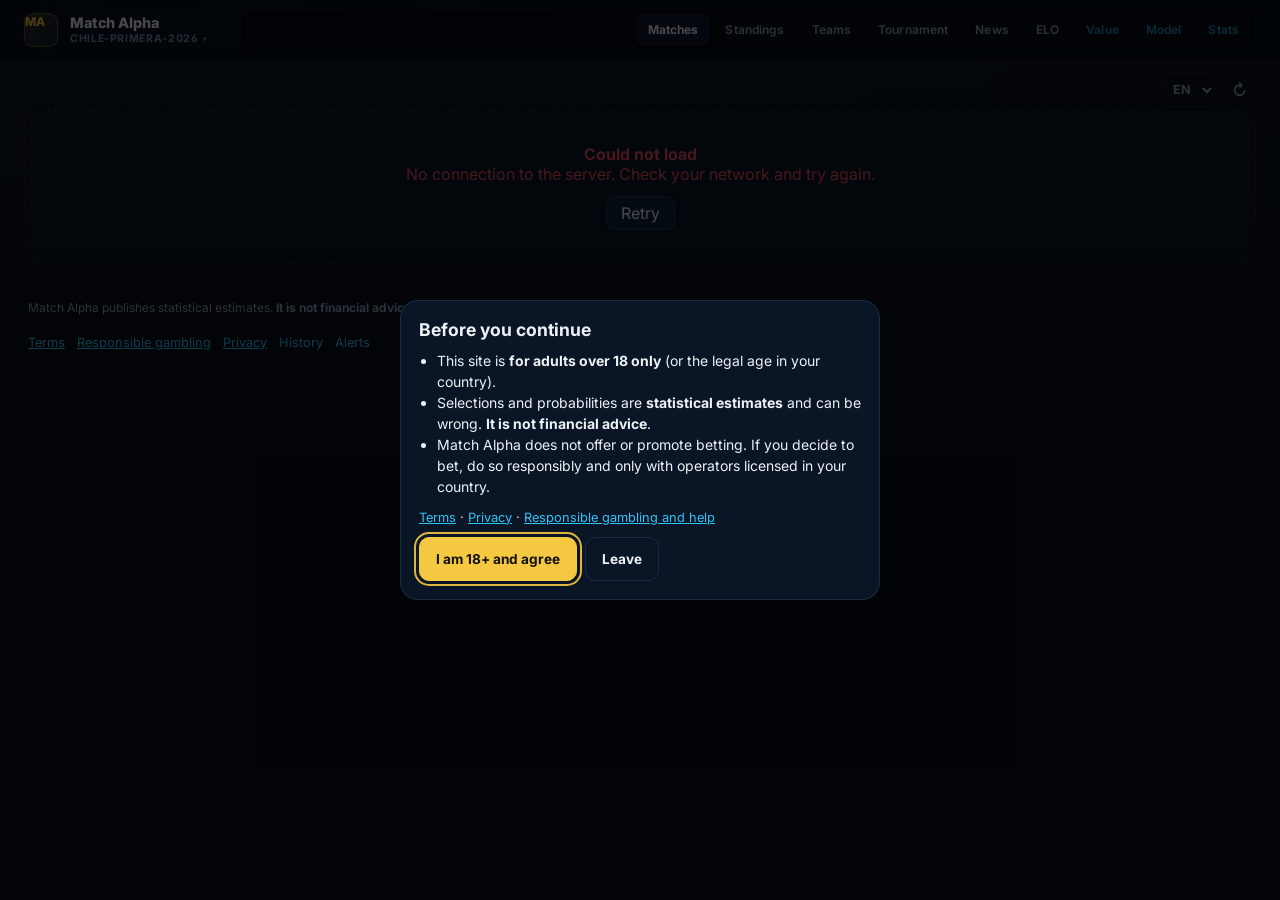
<file: index.html>
<!doctype html>
<html lang="es">
<head>
  <meta charset="utf-8">
  <meta name="viewport" content="width=device-width, initial-scale=1, viewport-fit=cover">
  <meta name="color-scheme" content="dark">
  <meta name="theme-color" content="#060d17">
  <link rel="manifest" href="manifest.json">
  <link rel="icon" href="icons/icon.svg" type="image/svg+xml">
  <link rel="apple-touch-icon" href="icons/icon-192.png">
  <meta name="apple-mobile-web-app-capable" content="yes">
  <meta name="apple-mobile-web-app-status-bar-style" content="black-translucent">
  <title>Match Alpha</title>
  <meta name="description" content="Dashboard deportivo multi-competencia: partidos, posiciones, equipos, torneo y métricas del modelo.">
  <link rel="preconnect" href="https://fonts.googleapis.com">
  <link rel="preconnect" href="https://fonts.gstatic.com" crossorigin>
  <link href="https://fonts.googleapis.com/css2?family=Inter:wght@300..900&display=swap" rel="stylesheet">
  <link rel="stylesheet" href="css/styles.css?v=20261007f41">
  <link rel="stylesheet" href="css/picks.css?v=20261007f41">
</head>
<body>
  <header class="topbar">
    <div class="brand">
      <div class="brand-mark">MA</div>
      <div>
        <h1>Match Alpha</h1>
        <button class="league-picker-btn" id="league-picker-btn" aria-haspopup="listbox" aria-expanded="false">
          <span id="league-picker-label">Mundial FIFA 2026</span>
          <span class="league-picker-chevron" aria-hidden="true">▾</span>
        </button>
      </div>
    </div>
    <div class="league-picker-dropdown" id="league-picker-dropdown" role="listbox" aria-label="Seleccionar competición" hidden></div>
    <nav class="tabs" aria-label="Secciones" role="tablist">
      <button class="tab active" data-view="today" id="tab-today" type="button" role="tab" aria-controls="view-root" aria-selected="true">Partidos</button>
      <button class="tab" data-view="standings" id="tab-standings" type="button" role="tab" aria-controls="view-root" aria-selected="false">Posiciones</button>
      <button class="tab" data-view="teams" id="tab-teams" type="button" role="tab" aria-controls="view-root" aria-selected="false">Equipos</button>
      <button class="tab" data-view="tournament" id="tab-tournament" type="button" role="tab" aria-controls="view-root" aria-selected="false">Torneo</button>
      <button class="tab" data-view="news" id="tab-news" type="button" role="tab" aria-controls="view-root" aria-selected="false">Noticias</button>
      <button class="tab" data-view="elo" id="tab-elo" type="button" role="tab" aria-controls="view-root" aria-selected="false">ELO</button>
      <button class="tab tab--quant" data-view="ev" id="tab-ev" type="button" role="tab" aria-controls="view-root" aria-selected="false">Valor</button>
      <button class="tab tab--quant" data-view="model" id="tab-model" type="button" role="tab" aria-controls="view-root" aria-selected="false">Modelo</button>
      <button class="tab tab--quant" data-view="stats" id="tab-stats" type="button" role="tab" aria-controls="view-root" aria-selected="false">Stats</button>
    </nav>
  </header>

  <div id="offline-banner" class="offline-banner" role="status" hidden>Sin conexión — mostrando último dato</div>

  <main class="shell">
    <section id="status-strip" class="status-strip">
      <span id="status-text"></span>
      <label class="lang-select"><span class="sr-only">Idioma</span>
        <select id="lang-select" aria-label="Idioma">
          <option value="es">ES</option><option value="en">EN</option><option value="pt">PT</option>
        </select>
      </label>
      <button id="refresh-btn" class="icon-btn" type="button" title="Actualizar" aria-label="Actualizar"><span aria-hidden="true">↻</span></button>
    </section>
    <div id="date-filter-bar" hidden></div>
    <section id="view-root" class="view-root" role="tabpanel" aria-labelledby="tab-today"></section>
  </main>

  <nav class="bottom-nav" aria-label="Navegación principal">
    <button class="bottom-tab" data-view="today" type="button"><span class="bottom-tab-icon" aria-hidden="true">⚽</span><span>Partidos</span></button>
    <button class="bottom-tab" data-view="standings" type="button"><span class="bottom-tab-icon" aria-hidden="true">☰</span><span>Tablas</span></button>
    <button class="bottom-tab" data-view="teams" type="button"><span class="bottom-tab-icon" aria-hidden="true">⛨</span><span>Equipos</span></button>
    <button class="bottom-tab" data-view="ev" type="button"><span class="bottom-tab-icon" aria-hidden="true">◎</span><span>Valor</span></button>
    <button class="bottom-tab" data-more type="button" aria-haspopup="dialog" aria-expanded="false" aria-controls="more-sheet"><span class="bottom-tab-icon" aria-hidden="true">⋯</span><span>Más</span></button>
  </nav>
  <div class="sheet-backdrop" id="more-backdrop" hidden></div>
  <div class="more-sheet" id="more-sheet" role="dialog" aria-label="Más secciones" hidden>
    <span class="sheet-grabber" aria-hidden="true"></span>
    <button class="more-item" data-view="tournament" type="button"><span aria-hidden="true">🏆</span>Torneo</button>
    <button class="more-item" data-view="news" type="button"><span aria-hidden="true">📰</span>Noticias</button>
    <button class="more-item" data-view="elo" type="button"><span aria-hidden="true">📈</span>ELO</button>
    <button class="more-item" data-view="model" type="button"><span aria-hidden="true">🧠</span>Modelo</button>
    <button class="more-item" data-view="stats" type="button"><span aria-hidden="true">📊</span>Stats</button>
    <button class="more-item" data-view="picks-history" type="button"><span aria-hidden="true">🧾</span>Historial</button>
    <button class="more-item" data-view="alerts" type="button"><span aria-hidden="true">🔔</span>Alertas</button>
  </div>

  <template id="login-template">
    <form class="login-box" id="login-form">
      <h2>Acceso</h2>
      <p>Ingresa la clave de lectura (solo consulta) para acceder a la API del proyecto. Nunca uses aquí la clave interna.</p>
      <label for="api-key-input" class="sr-only">Clave de lectura</label>
      <input id="api-key-input" type="password" placeholder="Clave de lectura" autocomplete="off">
      <button type="submit">Entrar</button>
      <small id="login-error"></small>
    </form>
  </template>

  <script src="js/config.js?v=20261007f41"></script>
  <script src="js/i18n-dict.js?v=20261007f41"></script>
  <script src="js/i18n.js?v=20261007f41"></script>
  <!-- Chart.js is lazy-loaded by js/app.js (loadChartJs) only when the Stats view opens. -->
  <script src="js/team-identity.js?v=20261007f41"></script>
  <script src="js/stats-insights.js?v=20261007f41"></script>
  <script src="js/probabilities.js?v=20261007f41"></script>
  <script src="js/app.js?v=20261007f41"></script>
  <!-- Fase H: historial de picks, alertas push, aviso legal (views registered in window.MA_VIEWS) -->
  <script src="js/csv.js?v=20261007f41"></script>
  <script src="js/picks.js?v=20261007f41"></script>
  <script src="js/push.js?v=20261007f41"></script>
  <script src="js/legal.js?v=20261007f41"></script>
</body>
</html>
</file>
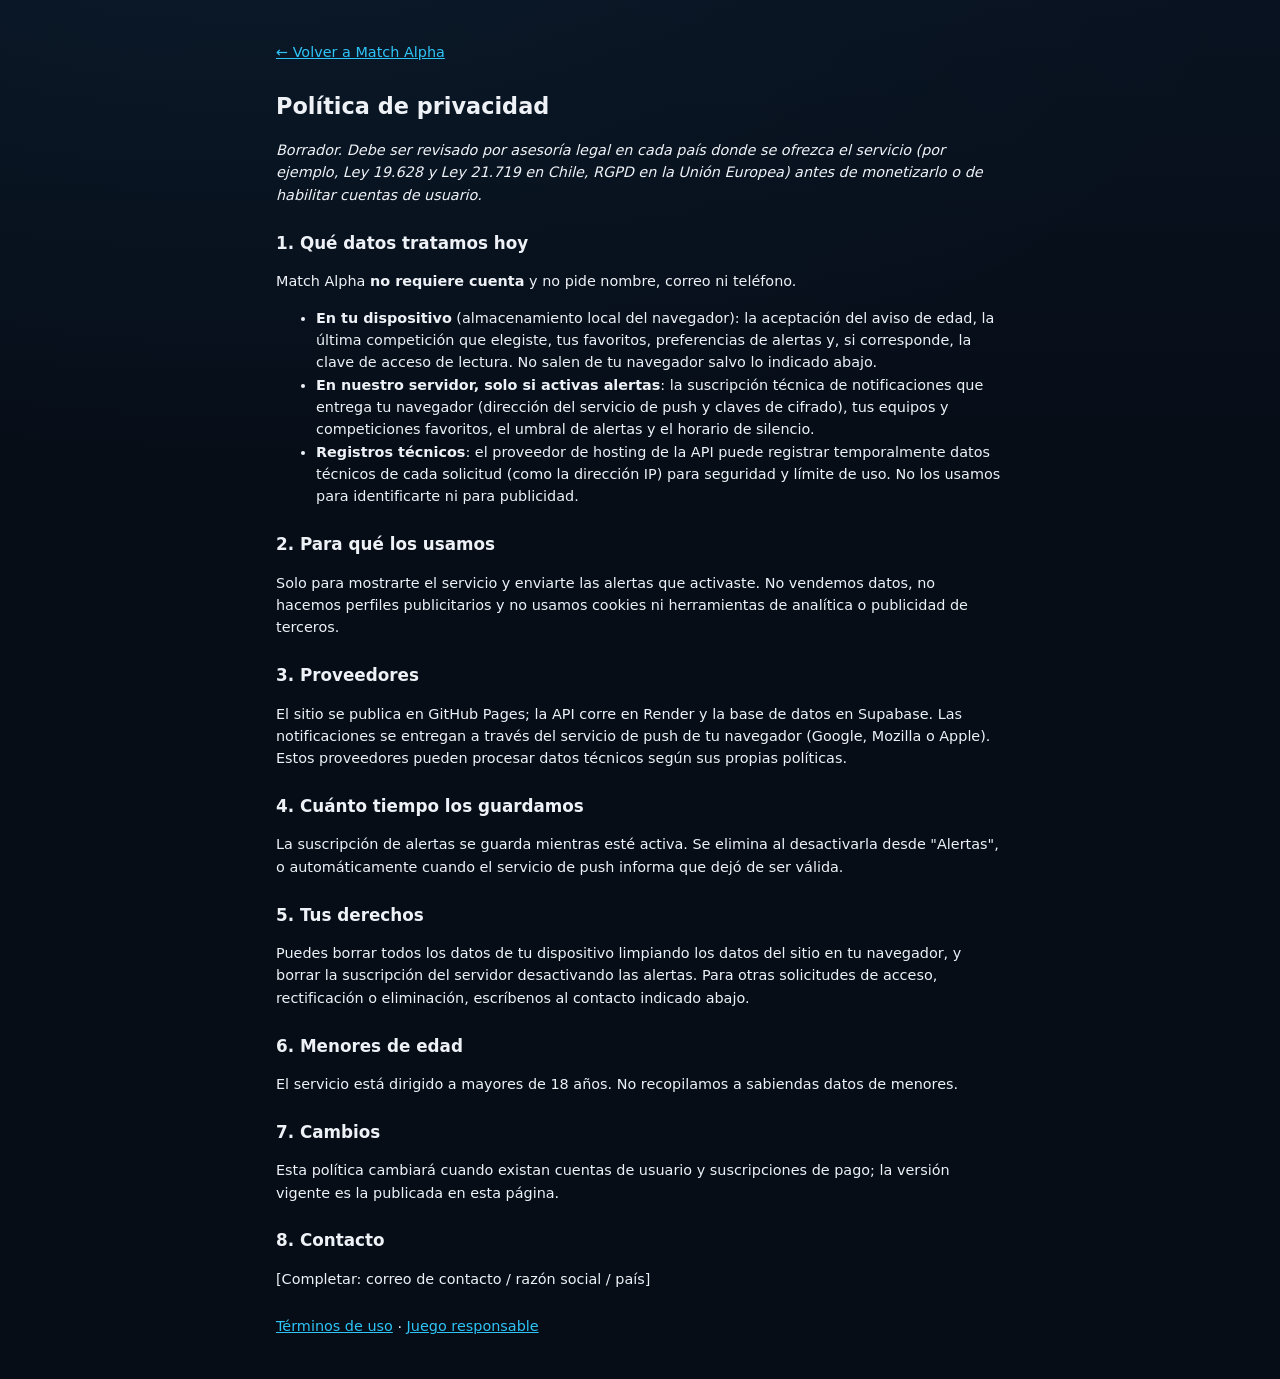
<file: legal/privacy.html>
<!doctype html>
<html lang="es">
<head>
  <meta charset="utf-8">
  <meta name="viewport" content="width=device-width, initial-scale=1, viewport-fit=cover">
  <meta name="color-scheme" content="dark">
  <title>Privacidad · Match Alpha</title>
  <link rel="stylesheet" href="../css/styles.css?v=20261006f3">
  <link rel="stylesheet" href="../css/picks.css?v=20261006f3">
</head>
<body>
  <main class="shell legal-page">
    <p><a href="../">← Volver a Match Alpha</a></p>
    <h1>Política de privacidad</h1>
    <p><em>Borrador. Debe ser revisado por asesoría legal en cada país donde se ofrezca el servicio (por ejemplo,
      Ley 19.628 y Ley 21.719 en Chile, RGPD en la Unión Europea) antes de monetizarlo o de habilitar cuentas de usuario.</em></p>

    <h2>1. Qué datos tratamos hoy</h2>
    <p>Match Alpha <strong>no requiere cuenta</strong> y no pide nombre, correo ni teléfono.</p>
    <ul>
      <li><strong>En tu dispositivo</strong> (almacenamiento local del navegador): la aceptación del aviso de edad, la
        última competición que elegiste, tus favoritos, preferencias de alertas y, si corresponde, la clave de acceso
        de lectura. No salen de tu navegador salvo lo indicado abajo.</li>
      <li><strong>En nuestro servidor, solo si activas alertas</strong>: la suscripción técnica de notificaciones que
        entrega tu navegador (dirección del servicio de push y claves de cifrado), tus equipos y competiciones
        favoritos, el umbral de alertas y el horario de silencio.</li>
      <li><strong>Registros técnicos</strong>: el proveedor de hosting de la API puede registrar temporalmente datos
        técnicos de cada solicitud (como la dirección IP) para seguridad y límite de uso. No los usamos para
        identificarte ni para publicidad.</li>
    </ul>

    <h2>2. Para qué los usamos</h2>
    <p>Solo para mostrarte el servicio y enviarte las alertas que activaste. No vendemos datos, no hacemos
      perfiles publicitarios y no usamos cookies ni herramientas de analítica o publicidad de terceros.</p>

    <h2>3. Proveedores</h2>
    <p>El sitio se publica en GitHub Pages; la API corre en Render y la base de datos en Supabase. Las notificaciones
      se entregan a través del servicio de push de tu navegador (Google, Mozilla o Apple). Estos proveedores pueden
      procesar datos técnicos según sus propias políticas.</p>

    <h2>4. Cuánto tiempo los guardamos</h2>
    <p>La suscripción de alertas se guarda mientras esté activa. Se elimina al desactivarla desde "Alertas", o
      automáticamente cuando el servicio de push informa que dejó de ser válida.</p>

    <h2>5. Tus derechos</h2>
    <p>Puedes borrar todos los datos de tu dispositivo limpiando los datos del sitio en tu navegador, y borrar la
      suscripción del servidor desactivando las alertas. Para otras solicitudes de acceso, rectificación o
      eliminación, escríbenos al contacto indicado abajo.</p>

    <h2>6. Menores de edad</h2>
    <p>El servicio está dirigido a mayores de 18 años. No recopilamos a sabiendas datos de menores.</p>

    <h2>7. Cambios</h2>
    <p>Esta política cambiará cuando existan cuentas de usuario y suscripciones de pago; la versión vigente es la
      publicada en esta página.</p>

    <h2>8. Contacto</h2>
    <p>[Completar: correo de contacto / razón social / país]</p>

    <p><a href="terms.html">Términos de uso</a> · <a href="responsible.html">Juego responsable</a></p>
  </main>
</body>
</html>
</file>
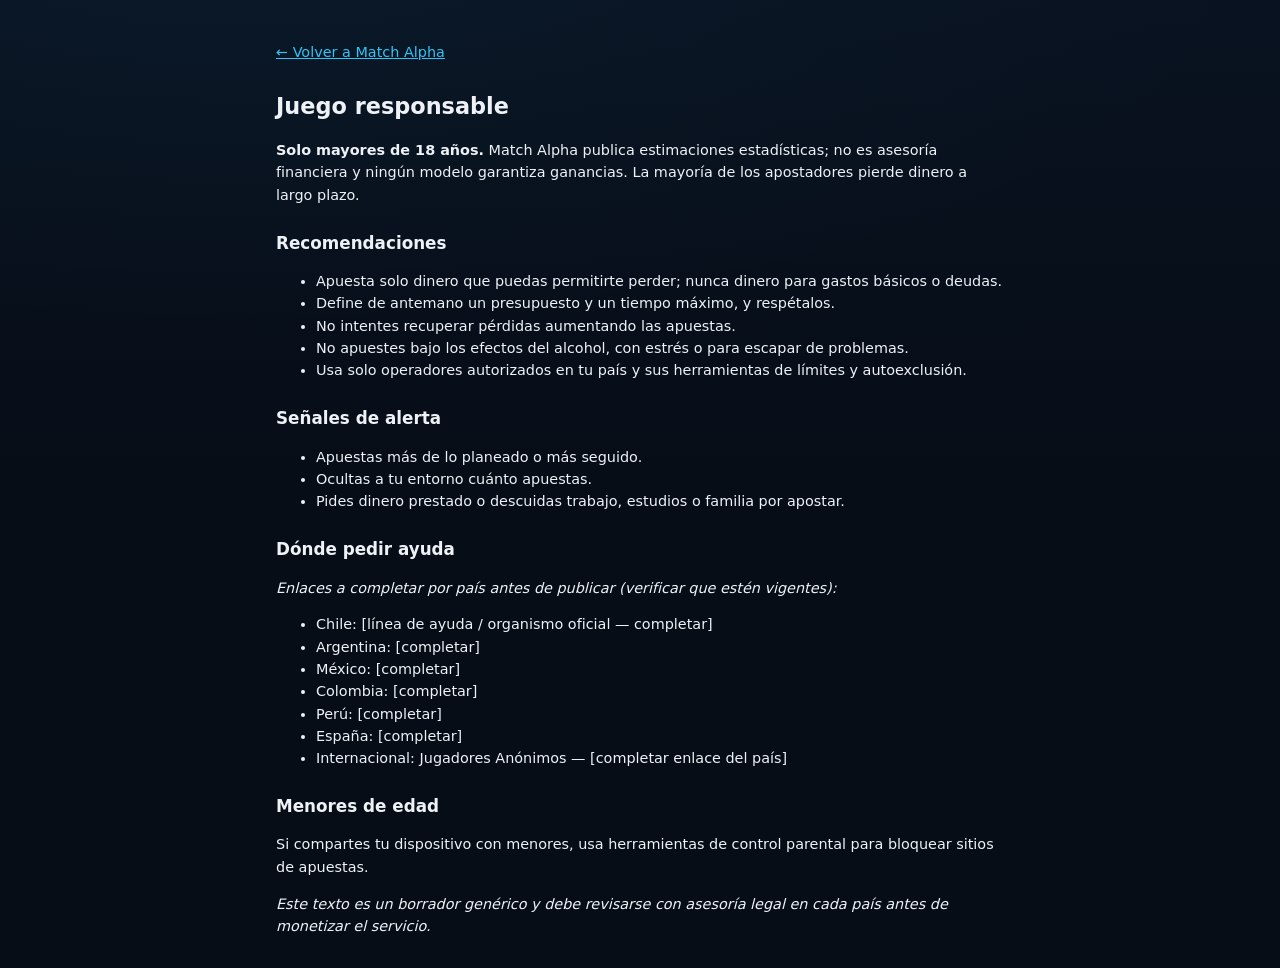
<file: legal/responsible.html>
<!doctype html>
<html lang="es">
<head>
  <meta charset="utf-8">
  <meta name="viewport" content="width=device-width, initial-scale=1, viewport-fit=cover">
  <meta name="color-scheme" content="dark">
  <title>Juego responsable · Match Alpha</title>
  <link rel="stylesheet" href="../css/styles.css?v=20261006f3">
  <link rel="stylesheet" href="../css/picks.css?v=20261006f3">
</head>
<body>
  <main class="shell legal-page">
    <p><a href="../">← Volver a Match Alpha</a></p>
    <h1>Juego responsable</h1>
    <p><strong>Solo mayores de 18 años.</strong> Match Alpha publica estimaciones estadísticas; no es asesoría
      financiera y ningún modelo garantiza ganancias. La mayoría de los apostadores pierde dinero a largo plazo.</p>

    <h2>Recomendaciones</h2>
    <ul>
      <li>Apuesta solo dinero que puedas permitirte perder; nunca dinero para gastos básicos o deudas.</li>
      <li>Define de antemano un presupuesto y un tiempo máximo, y respétalos.</li>
      <li>No intentes recuperar pérdidas aumentando las apuestas.</li>
      <li>No apuestes bajo los efectos del alcohol, con estrés o para escapar de problemas.</li>
      <li>Usa solo operadores autorizados en tu país y sus herramientas de límites y autoexclusión.</li>
    </ul>

    <h2>Señales de alerta</h2>
    <ul>
      <li>Apuestas más de lo planeado o más seguido.</li>
      <li>Ocultas a tu entorno cuánto apuestas.</li>
      <li>Pides dinero prestado o descuidas trabajo, estudios o familia por apostar.</li>
    </ul>

    <h2>Dónde pedir ayuda</h2>
    <p><em>Enlaces a completar por país antes de publicar (verificar que estén vigentes):</em></p>
    <ul>
      <li>Chile: [línea de ayuda / organismo oficial — completar]</li>
      <li>Argentina: [completar]</li>
      <li>México: [completar]</li>
      <li>Colombia: [completar]</li>
      <li>Perú: [completar]</li>
      <li>España: [completar]</li>
      <li>Internacional: Jugadores Anónimos — [completar enlace del país]</li>
    </ul>

    <h2>Menores de edad</h2>
    <p>Si compartes tu dispositivo con menores, usa herramientas de control parental para bloquear sitios de apuestas.</p>

    <p><em>Este texto es un borrador genérico y debe revisarse con asesoría legal en cada país antes de monetizar el servicio.</em></p>
  </main>
</body>
</html>
</file>
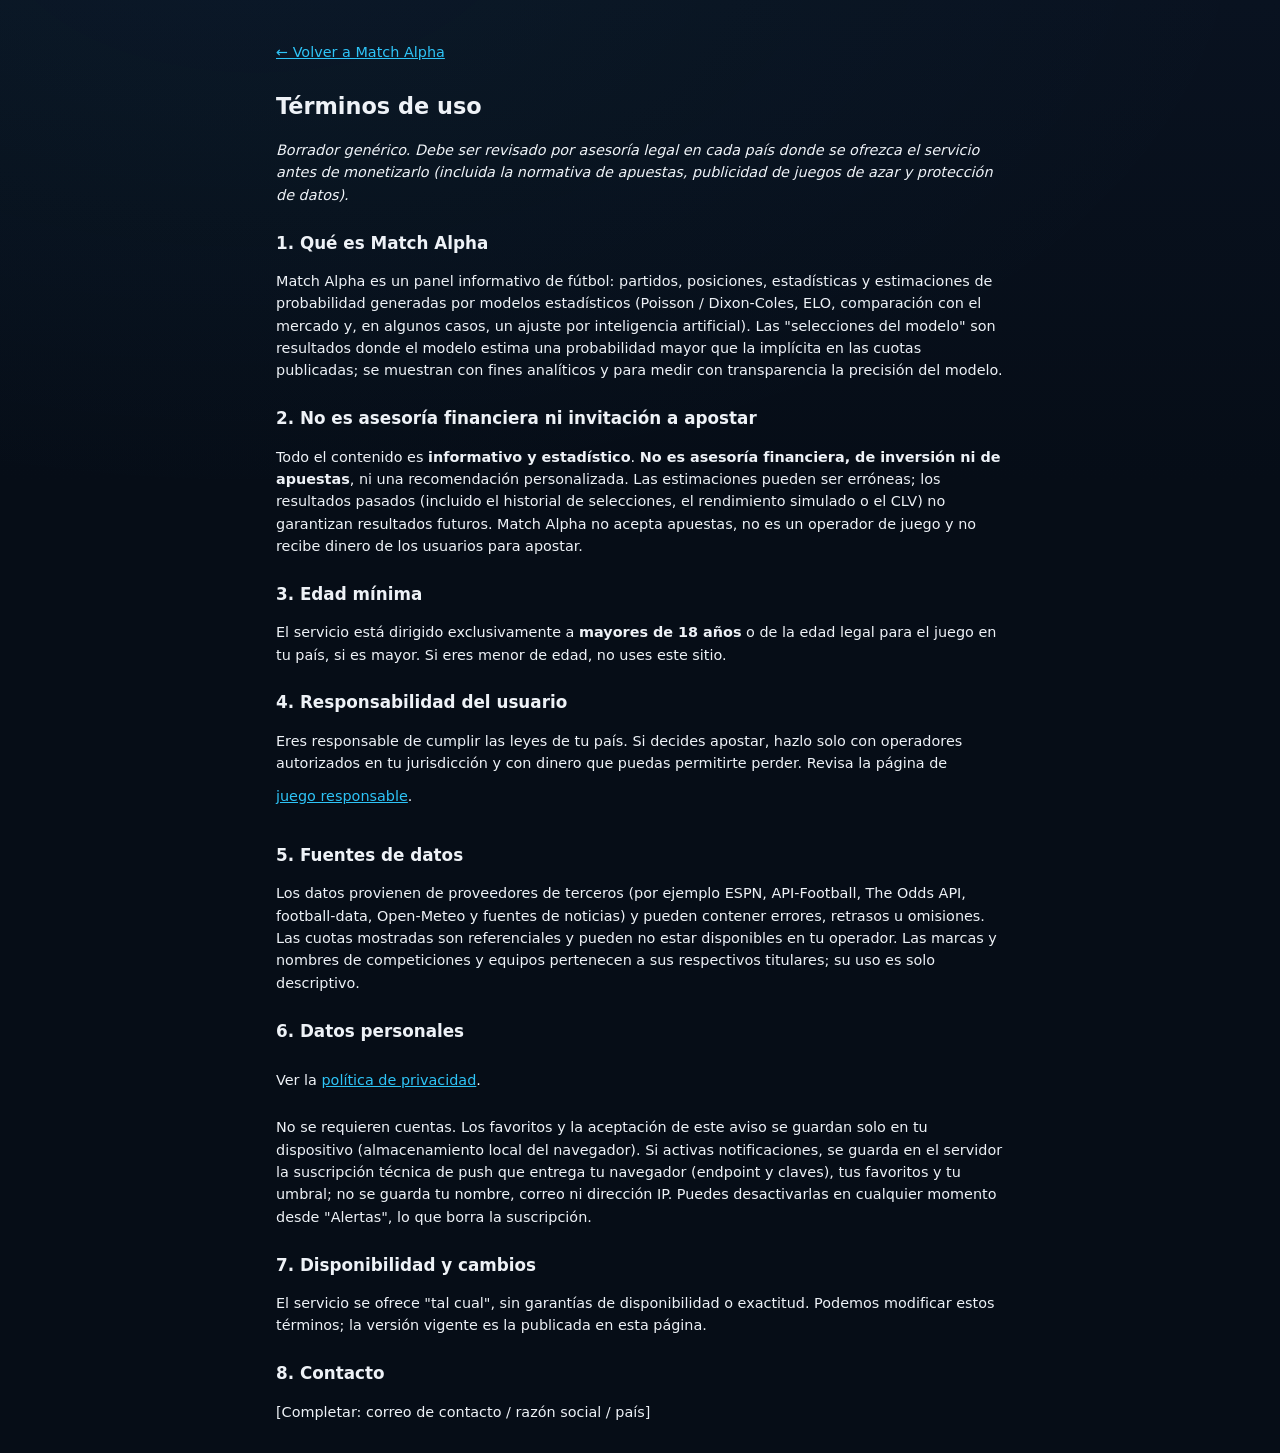
<file: legal/terms.html>
<!doctype html>
<html lang="es">
<head>
  <meta charset="utf-8">
  <meta name="viewport" content="width=device-width, initial-scale=1, viewport-fit=cover">
  <meta name="color-scheme" content="dark">
  <title>Términos de uso · Match Alpha</title>
  <link rel="stylesheet" href="../css/styles.css?v=20261006f3">
  <link rel="stylesheet" href="../css/picks.css?v=20261006f3">
</head>
<body>
  <main class="shell legal-page">
    <p><a href="../">← Volver a Match Alpha</a></p>
    <h1>Términos de uso</h1>
    <p><em>Borrador genérico. Debe ser revisado por asesoría legal en cada país donde se ofrezca el servicio
      antes de monetizarlo (incluida la normativa de apuestas, publicidad de juegos de azar y protección de datos).</em></p>

    <h2>1. Qué es Match Alpha</h2>
    <p>Match Alpha es un panel informativo de fútbol: partidos, posiciones, estadísticas y estimaciones de
      probabilidad generadas por modelos estadísticos (Poisson / Dixon-Coles, ELO, comparación con el mercado y, en
      algunos casos, un ajuste por inteligencia artificial). Las "selecciones del modelo" son resultados donde el
      modelo estima una probabilidad mayor que la implícita en las cuotas publicadas; se muestran con fines
      analíticos y para medir con transparencia la precisión del modelo.</p>

    <h2>2. No es asesoría financiera ni invitación a apostar</h2>
    <p>Todo el contenido es <strong>informativo y estadístico</strong>. <strong>No es asesoría financiera, de inversión
      ni de apuestas</strong>, ni una recomendación personalizada. Las estimaciones pueden ser erróneas; los resultados
      pasados (incluido el historial de selecciones, el rendimiento simulado o el CLV) no garantizan resultados futuros. Match Alpha no acepta
      apuestas, no es un operador de juego y no recibe dinero de los usuarios para apostar.</p>

    <h2>3. Edad mínima</h2>
    <p>El servicio está dirigido exclusivamente a <strong>mayores de 18 años</strong> o de la edad legal para el juego
      en tu país, si es mayor. Si eres menor de edad, no uses este sitio.</p>

    <h2>4. Responsabilidad del usuario</h2>
    <p>Eres responsable de cumplir las leyes de tu país. Si decides apostar, hazlo solo con operadores autorizados
      en tu jurisdicción y con dinero que puedas permitirte perder. Revisa la página de
      <a href="responsible.html">juego responsable</a>.</p>

    <h2>5. Fuentes de datos</h2>
    <p>Los datos provienen de proveedores de terceros (por ejemplo ESPN, API-Football, The Odds API, football-data,
      Open-Meteo y fuentes de noticias) y pueden contener errores, retrasos u omisiones. Las cuotas mostradas son
      referenciales y pueden no estar disponibles en tu operador. Las marcas y nombres de competiciones y equipos
      pertenecen a sus respectivos titulares; su uso es solo descriptivo.</p>

    <h2>6. Datos personales</h2>
    <p>Ver la <a href="privacy.html">política de privacidad</a>.</p>
    <p>No se requieren cuentas. Los favoritos y la aceptación de este aviso se guardan solo en tu dispositivo
      (almacenamiento local del navegador). Si activas notificaciones, se guarda en el servidor la suscripción técnica
      de push que entrega tu navegador (endpoint y claves), tus favoritos y tu umbral; no se guarda tu nombre, correo
      ni dirección IP. Puedes desactivarlas en cualquier momento desde "Alertas", lo que borra la suscripción.</p>

    <h2>7. Disponibilidad y cambios</h2>
    <p>El servicio se ofrece "tal cual", sin garantías de disponibilidad o exactitud. Podemos modificar estos términos;
      la versión vigente es la publicada en esta página.</p>

    <h2>8. Contacto</h2>
    <p>[Completar: correo de contacto / razón social / país]</p>
  </main>
</body>
</html>
</file>
<file: css/styles.css>
/* ═══════════════════════════════════════════════════════════
   Match Alpha — Design System v2
   Premium Sports Quant Intelligence Platform
   ═══════════════════════════════════════════════════════════ */

:root {
  /* ── Backgrounds ── */
  --bg:   #060d17;
  --bg-2: #080f1c;
  --bg-3: #0a1525;

  /* ── Surface layers (4-level elevation) ── */
  --surface-0: transparent;
  --surface-1: rgba(10, 22, 40, .96);
  --surface-2: rgba(13, 27, 50, .97);
  --surface-3: rgba(16, 34, 62, .98);

  /* ── Compat aliases ── */
  --panel:   var(--surface-1);
  --panel-2: var(--surface-2);

  /* ── Borders ── */
  --line:        rgba(255, 255, 255, .055);
  --line-2:      rgba(255, 255, 255, .09);
  --line-strong: rgba(100, 160, 220, .16);

  /* ── Text ── */
  --text:  #eef2f7;
  --muted: #8da4be;
  --faint: #7a93ad; /* ≥4.5:1 on --bg (F3.9) */

  /* ── Standings zones (F3.5) ── */
  --zone-qualified: #18d96a;
  --zone-playoff: #f5c842;
  --zone-continental-a: #2ec4f7;
  --zone-continental-b: #a78bfa;
  --zone-relegation-playoff: #f59e42;
  --zone-relegated: #f04f65;
  --zone-eliminated: #7a93ad;

  /* ── Semantic palette ── */
  --accent:   #f5c842;
  --accent-2: #2ec4f7;
  --ok:       #18d96a;
  --danger:   #f04f65;
  --warn:     #f5c842;
  --live:     #f04f65;
  --ai:       #a78bfa;

  /* ── Hover ── */
  --hover: rgba(255, 255, 255, .04);

  /* ── Glow scale ── */
  --glow-gold:  0 0 12px rgba(245, 200, 66, .10);
  --glow-cyan:  0 0 12px rgba(46, 196, 247, .10);
  --glow-green: 0 0 10px rgba(24, 217, 106, .09);
  --glow-red:   0 0 10px rgba(240, 79, 101, .12);
  --glow-ai:    0 0 16px rgba(167, 139, 250, .08);

  /* ── Elevation ── */
  --elev-1: 0 2px 8px rgba(0, 0, 0, .28), 0 1px 3px rgba(0, 0, 0, .16);
  --elev-2: 0 8px 28px rgba(0, 0, 0, .34), 0 2px 8px rgba(0, 0, 0, .22);
  --elev-3: 0 20px 64px rgba(0, 0, 0, .44), 0 4px 14px rgba(0, 0, 0, .28);
  --shadow: var(--elev-2);

  /* ── Spacing ── */
  --sp-1: 4px;  --sp-2: 8px;  --sp-3: 12px; --sp-4: 16px;
  --sp-5: 20px; --sp-6: 24px; --sp-8: 32px; --sp-10: 40px;

  /* ── Radius ── */
  --r-xs: 4px; --r-sm: 8px; --r-md: 11px; --r-lg: 14px; --r-xl: 18px;
  --radius:    var(--r-lg);
  --radius-sm: var(--r-md);

  /* ── Motion ── */
  --ease:        cubic-bezier(.2, .8, .2, 1);
  --ease-spring: cubic-bezier(.34, 1.56, .64, 1);
  --t-fast: 140ms;
  --t-base: 200ms;
  --t-slow: 300ms;
}

/* ═══════ Reset & Base ═══════ */
*, *::before, *::after { box-sizing: border-box; min-width: 0; }

html {
  width: 100%; max-width: 100%;
  min-height: 100%; overflow-x: hidden; overflow-x: clip;
  background: var(--bg);
  scroll-behavior: smooth;
}

body {
  margin: 0; width: 100%; max-width: 100vw;
  min-height: 100vh; overflow-x: hidden; overflow-x: clip;
  font-family: 'Inter', system-ui, -apple-system, BlinkMacSystemFont, 'Segoe UI', sans-serif;
  font-feature-settings: 'cv02', 'cv03', 'cv04';
  color: var(--text);
  background:
    radial-gradient(ellipse 80% 40% at 20% -5%, rgba(46, 196, 247, .04), transparent),
    linear-gradient(180deg, #091220 0%, var(--bg) 30rem);
}

button, input { font: inherit; cursor: pointer; }
button:focus-visible, input:focus-visible {
  outline: 2px solid rgba(245, 200, 66, .9);
  outline-offset: 3px;
}
a { color: var(--accent-2); }

/* ═══════ Topbar ═══════ */
.topbar {
  position: sticky; top: 0; z-index: 30;
  display: grid;
  grid-template-columns: minmax(200px, auto) 1fr;
  align-items: center;
  gap: 1rem;
  padding: .55rem clamp(.75rem, 3vw, 1.5rem);
  background: rgba(6, 13, 23, .88);
  backdrop-filter: blur(24px) saturate(200%);
  -webkit-backdrop-filter: blur(24px) saturate(200%);
  border-bottom: 1px solid var(--line);
  width: 100%; max-width: 100vw; overflow: visible;
}

/* ── Brand ── */
.brand { display: flex; align-items: center; gap: .75rem; min-width: 0; }
.brand > div { display: flex; flex-direction: column; align-items: flex-start; min-width: 0; }

.brand-mark {
  width: 34px; height: 34px; flex-shrink: 0;
  display: grid; place-items: center;
  border-radius: 9px;
  background: linear-gradient(145deg, rgba(245, 200, 66, .18), rgba(46, 196, 247, .10));
  border: 1px solid rgba(245, 200, 66, .28);
  color: var(--accent);
  font-weight: 800; font-size: .75rem; letter-spacing: -.01em;
  box-shadow: inset 0 1px 0 rgba(255,255,255,.06);
}

.brand h1 { margin: 0; font-size: .9rem; font-weight: 800; letter-spacing: -.01em; line-height: 1.1; }
.brand p {
  margin: .12rem 0 0; color: var(--faint);
  font-size: .66rem; text-transform: uppercase;
  font-weight: 700; letter-spacing: .06em;
}

/* ── League picker ── */
.league-picker-btn {
  display: flex; align-items: center; gap: 5px;
  margin: .12rem 0 0; padding: 0; border: none; background: none; cursor: pointer;
  color: var(--faint); font-size: .66rem; text-transform: uppercase;
  font-weight: 700; letter-spacing: .06em; font-family: inherit;
  white-space: nowrap;
  line-height: 1.15;
  transition: color var(--t-fast);
}
.league-picker-btn:hover { color: var(--text); }
.league-picker-chevron { font-size: .55rem; opacity: .7; transition: transform var(--t-fast); }
.league-picker-btn[aria-expanded="true"] .league-picker-chevron { transform: rotate(180deg); }

.league-picker-dropdown {
  position: fixed; top: 54px; left: clamp(.75rem, 3vw, 1.5rem);
  min-width: 240px; max-width: 320px; max-height: 70vh; overflow-y: auto;
  background: rgb(16, 34, 58);
  border: 1px solid rgba(255,255,255,.18);
  border-radius: var(--r-md, 14px);
  box-shadow: var(--elev-3, 0 20px 60px rgba(0,0,0,.5));
  z-index: 1000;
  scrollbar-width: thin; scrollbar-color: var(--line) transparent;
  animation: fade-up 140ms var(--ease, ease) both;
}
.league-picker-group { padding: 6px 0; }
.league-picker-group-label {
  padding: 6px 14px 4px;
  font-size: .6rem; font-weight: 700; letter-spacing: .08em;
  text-transform: uppercase; color: var(--faint);
}
.league-picker-item {
  display: flex; align-items: center; gap: 10px;
  padding: 8px 14px; width: 100%; border: none; background: none; cursor: pointer;
  color: var(--text); font-size: .8rem; text-align: left; font-family: inherit;
  transition: background var(--t-fast);
}
.league-picker-item:hover { background: var(--hover, rgba(255,255,255,.04)); }
.league-picker-item--active { color: var(--accent); }
.league-picker-item--active .league-picker-item-name::after {
  content: ' ✓'; color: var(--accent); font-size: .7em;
}
.league-picker-item-icon { font-size: 1.1rem; flex-shrink: 0; width: 22px; text-align: center; }
.league-picker-item-info { min-width: 0; }
.league-picker-item-name { display: block; font-weight: 600; white-space: nowrap; overflow: hidden; text-overflow: ellipsis; }
.league-picker-item-meta { display: block; font-size: .68rem; color: var(--muted); margin-top: 1px; }

/* ── Nav tabs — pill style ── */
.tabs {
  display: flex; gap: 3px;
  justify-content: flex-end;
  flex-wrap: nowrap;
  overflow-x: auto; overflow-y: hidden;
  scrollbar-width: none;
  -webkit-overflow-scrolling: touch;
  padding: 4px;
  background: rgba(0, 0, 0, .22);
  border-radius: var(--r-md);
  border: 1px solid var(--line);
  max-width: 100%;
}
.tabs::-webkit-scrollbar { display: none; }

.tab, .icon-btn {
  border: none;
  border-radius: var(--r-sm);
  background: transparent;
  color: var(--muted);
  padding: .42rem .75rem;
  min-height: 32px;
  white-space: nowrap;
  font-weight: 600;
  font-size: .75rem;
  letter-spacing: .01em;
  transition:
    background var(--t-fast) var(--ease),
    color var(--t-fast) var(--ease),
    box-shadow var(--t-base) var(--ease);
}
.tab:hover { background: var(--hover); color: var(--text); }

.tab.active {
  background: var(--surface-2);
  color: var(--text);
  font-weight: 700;
  box-shadow: var(--elev-1), inset 0 1px 0 rgba(255, 255, 255, .06);
}

/* Quant tab accent */
.tab--quant { color: rgba(46, 196, 247, .7); }
.tab--quant:hover { color: var(--accent-2); background: rgba(46, 196, 247, .06); }
.tab--quant.active {
  background: rgba(46, 196, 247, .10);
  color: var(--accent-2);
  box-shadow: var(--glow-cyan), var(--elev-1);
  border: 1px solid rgba(46, 196, 247, .18);
}

.icon-btn {
  width: 32px; padding: 0; color: var(--muted);
  font-size: 1rem; flex-shrink: 0;
}
.icon-btn:hover { color: var(--text); background: var(--hover); }

/* ═══════ Shell / Layout ═══════ */
.shell {
  width: min(1360px, calc(100% - 3rem));
  max-width: 100%;
  margin: .75rem auto 4rem;
  overflow-x: hidden; overflow-x: clip;
}

.status-strip {
  min-height: 34px; color: var(--faint); font-size: .82rem;
  display: flex; align-items: center; gap: .5rem;
  justify-content: space-between; margin-bottom: .25rem;
}
.status-strip > span {
  min-width: 0; display: flex; align-items: center;
  gap: .4rem; overflow: hidden; text-overflow: ellipsis; white-space: nowrap;
}
.status-strip strong { color: var(--muted); font-weight: 600; }

.view-root   { display: grid; gap: .9rem; }
.today-view  { display: grid; gap: .65rem; touch-action: pan-y; }
.day-content { display: grid; gap: .9rem; }
.today-view.swipe-left  .day-content { animation: swipeLeft  180ms var(--ease) both; }
.today-view.swipe-right .day-content { animation: swipeRight 180ms var(--ease) both; }

/* ── Shared pill-nav: date toolbar + knockout stage tabs ── */
.toolbar { display: flex; gap: .7rem; align-items: center; flex-wrap: wrap; }

.segment {
  display: flex; gap: 3px; padding: 4px;
  background: rgba(10, 22, 38, .8);
  border: 1px solid var(--line); border-radius: var(--r-lg);
  overflow-x: auto; overflow-y: hidden;
  max-width: 100%; scrollbar-width: none;
  scroll-snap-type: x proximity; touch-action: pan-x;
}
.segment::-webkit-scrollbar { display: none; }

/* Pill button — shared base */
.segment button {
  border: none; background: transparent;
  color: var(--muted); border-radius: var(--r-sm);
  padding: .48rem .82rem; min-height: 36px;
  font-weight: 700; white-space: nowrap; font-size: .8rem;
  scroll-snap-align: start;
  transition: background var(--t-fast) var(--ease), color var(--t-fast) var(--ease), box-shadow var(--t-base) var(--ease);
}
.segment button:hover { background: var(--hover); color: var(--text); }
.segment button.active {
  background: var(--accent); color: #060d17; font-weight: 800;
  box-shadow: var(--glow-gold);
}
.segment button.active:hover { background: var(--accent); color: #060d17; }

/* Prefix icons (← • → ↵) */
.segment button span { margin-right: .28rem; color: var(--accent-2); }
.segment button.active span { color: #060d17; }

/* Section titles */
.view-section { display: grid; gap: .9rem; }
.tournament-body { display: grid; gap: .9rem; }
.section-title {
  display: flex; align-items: center; gap: .75rem;
  margin: 0;
  color: var(--faint); font-size: .68rem; font-weight: 800;
  letter-spacing: .1em; text-transform: uppercase;
}
.section-title::after { content: ''; height: 1px; background: var(--line); flex: 1; }

/* ═══════ Card base ═══════ */
.grid {
  display: grid;
  grid-template-columns: repeat(3, minmax(0, 1fr));
  gap: 14px; width: 100%; max-width: 100%;
}

.card {
  width: 100%; max-width: 100%; overflow: hidden;
  background: linear-gradient(165deg, var(--surface-2) 0%, var(--surface-1) 100%);
  border: 1px solid var(--line);
  border-radius: var(--radius);
  box-shadow: var(--elev-1);
  transition:
    transform var(--t-base) var(--ease),
    box-shadow var(--t-base) var(--ease),
    border-color var(--t-base);
}
.card:hover {
  transform: translateY(-1px);
  box-shadow: var(--elev-2);
  border-color: var(--line-2);
}

/* ═══════ Match cards ═══════ */
.match-card {
  min-height: 148px; padding: 13px 16px;
  display: grid; gap: .55rem;
  border-left: 3px solid transparent;
  contain: layout paint;
  position: relative;
}

/* Semantic edge lighting via data-status (set in JS) */
.match-card[data-status="IN_PROGRESS"],
.match-card[data-status="IN_PLAY"],
.match-card[data-status="LIVE"],
.match-card[data-status="HT"],
.match-card[data-status="PAUSED"] {
  border-left-color: var(--live);
  box-shadow: var(--elev-1), -2px 0 16px rgba(240, 79, 101, .14);
}
.match-card[data-status="FINISHED"],
.match-card[data-status="FT"],
.match-card[data-status="AET"],
.match-card[data-status="PEN"] {
  border-left-color: rgba(24, 217, 106, .35);
}
.match-card[data-status="SCHEDULED"] {
  border-left-color: rgba(46, 196, 247, .18);
}

.match-meta {
  display: flex; justify-content: space-between; align-items: center;
  gap: .6rem; color: var(--faint);
  font-size: .73rem; font-weight: 700; line-height: 1.25; min-width: 0;
}

.stage-chip {
  color: var(--muted);
  background: rgba(255, 255, 255, .05);
  border: 1px solid var(--line);
  border-radius: 999px;
  padding: .2rem .5rem;
  white-space: nowrap; font-size: .68rem; font-weight: 700;
  letter-spacing: .03em;
}
.stage-chip--live {
  color: var(--live);
  background: rgba(240, 79, 101, .12);
  border-color: rgba(240, 79, 101, .25);
  animation: pulse-live 2s ease-in-out infinite;
}

.match-time { text-align: right; min-width: 0; overflow: hidden; text-overflow: ellipsis; white-space: nowrap; }
.match-minute { font-weight: 700; letter-spacing: .01em; }
.live     { color: var(--live); }
.finished { color: var(--ok); }

.teams-row {
  display: grid;
  grid-template-columns: 1fr auto 1fr;
  align-items: center; gap: .8rem; min-width: 0;
}

.team-side {
  display: grid; gap: .45rem;
  justify-items: center; min-width: 0; max-width: 100%;
}
.team-side .flag {
  font-size: 1.65rem; line-height: 1;
  filter: drop-shadow(0 6px 12px rgba(0, 0, 0, .25));
}
.flag-img {
  width: 1.55em; height: 1.08em; object-fit: cover;
  border-radius: 3px; vertical-align: -.16em;
  box-shadow: 0 4px 12px rgba(0, 0, 0, .25);
}
.placeholder-icon {
  display: inline-grid; place-items: center;
  width: 1.4em; min-width: 1.4em; height: 1.4em;
  color: var(--faint); border: 1px solid var(--line-strong);
  border-radius: 50%; font-weight: 900; line-height: 1;
}
.team-side .name {
  font-weight: 700; text-align: center; font-size: .8rem;
  min-width: 0; max-width: 100%;
  overflow: hidden; text-overflow: ellipsis; white-space: nowrap;
}

.score {
  display: flex; align-items: center; justify-content: center;
  gap: .35rem; min-width: 5rem;
  color: var(--accent);
  font-size: clamp(1.4rem, 3.5vw, 2rem);
  font-weight: 800; letter-spacing: -.03em;
  text-align: center; flex: 0 0 auto;
  text-shadow: 0 6px 20px rgba(245, 200, 66, .20);
}
.score span { color: rgba(238, 242, 247, .4); font-weight: 400; }
.score.pending {
  color: var(--faint); font-size: 1rem;
  text-transform: uppercase; letter-spacing: .08em; text-shadow: none;
}

.venue {
  color: var(--faint); font-size: .8rem; line-height: 1.35;
  text-align: center; overflow: hidden; text-overflow: ellipsis;
}
.weather {
  display: flex; align-items: center; justify-content: center;
  gap: .4rem; color: var(--muted); font-size: .76rem;
  background: rgba(255, 255, 255, .03);
  border: 1px solid var(--line); border-radius: 10px;
  padding: .4rem .6rem; text-align: center;
}

/* ═══════ Standings tables ═══════ */
.table-card { overflow-x: auto; }
table { width: 100%; border-collapse: collapse; min-width: 640px; }
th, td { padding: .78rem .85rem; border-bottom: 1px solid rgba(255, 255, 255, .044); text-align: right; }
th:first-child, td:first-child,
th:nth-child(2), td:nth-child(2) { text-align: left; }
th { color: var(--faint); font-size: .68rem; text-transform: uppercase; letter-spacing: .07em; font-weight: 700; }
td { color: var(--text); font-size: .88rem; }
tbody tr:hover { background: rgba(255, 255, 255, .026); }

/* Standings position edge lighting */
.standings-row--1st { border-left: 3px solid var(--accent); }
.standings-row--2nd { border-left: 3px solid rgba(245, 200, 66, .45); }
.standings-row--3rd { border-left: 3px solid rgba(245, 200, 66, .22); }

.standings-global-cards { display: none; }

.teams-filter-card { padding: .8rem; }
.teams-filter-grid {
  display: grid;
  grid-template-columns: minmax(180px, 1.8fr) repeat(5, minmax(120px, 1fr));
  gap: .55rem;
}
.teams-filter-grid input,
.teams-filter-grid select {
  width: 100%;
  border: 1px solid var(--line);
  background: var(--surface-2);
  color: var(--text);
  border-radius: 10px;
  padding: .5rem .65rem;
}

.standings-global-card header {
  display: flex;
  align-items: center;
  justify-content: space-between;
  gap: .5rem;
}

.group-block { display: grid; gap: .9rem; }

/* ═══════ Team cards ═══════ */
.team-grid .team-card { min-height: 200px; }
.team-card { padding: 18px; display: grid; gap: .8rem; }

.clickable-card { cursor: pointer; }
.clickable-card:hover {
  border-color: rgba(46, 196, 247, .22);
  transform: translateY(-2px);
  background: linear-gradient(165deg, var(--surface-3) 0%, var(--surface-2) 100%);
}

.team-card-top { display: flex; align-items: flex-start; justify-content: space-between; gap: .8rem; }
.team-head { display: flex; align-items: center; gap: .8rem; min-width: 0; }
.team-head .flag { font-size: 2rem; }
.team-head h3 { margin: 0; font-size: 1rem; font-weight: 800; line-height: 1.2; letter-spacing: -.01em; }
.team-head p { margin: .2rem 0 0; color: var(--muted); font-size: .78rem; }

.points-pill { color: var(--accent); font-size: .8rem; font-weight: 700; white-space: nowrap; }
.team-rating { color: var(--faint); font-size: .8rem; }
.team-rating b { color: var(--text); font-weight: 700; }
.form-l { background: rgba(240, 79, 101, .14) !important; color: var(--danger) !important; }

.stats-line { display: grid; grid-template-columns: repeat(4, 1fr); gap: .45rem; }
.stat {
  background: rgba(255, 255, 255, .03);
  border: 1px solid var(--line);
  border-radius: 10px; padding: .55rem;
  text-align: center;
}
.stat b { display: block; color: var(--text); font-weight: 700; font-size: .9rem; }
.stat span { display: block; color: var(--faint); font-size: .66rem; margin-top: .12rem; text-transform: uppercase; letter-spacing: .04em; }

/* ═══════ ITEM 1: Kickoff block grouping ═══════ */
.kickoff-block { margin-bottom: var(--sp-6); }
.kickoff-block:last-child { margin-bottom: 0; }
.kickoff-header {
  display: flex; align-items: center; gap: var(--sp-3);
  padding: var(--sp-2) 0 var(--sp-3);
  border-bottom: 1px solid var(--line);
  margin-bottom: var(--sp-4);
}
.kickoff-time {
  font-size: 0.85rem; font-weight: 800;
  color: var(--accent-2); letter-spacing: 0.04em;
}
.kickoff-meta {
  font-size: 0.72rem; color: var(--muted); font-weight: 600;
  display: flex; align-items: center; gap: var(--sp-2);
}
.live-badge {
  display: inline-block; padding: 2px 6px;
  background: rgba(240, 79, 101, .15); color: var(--live);
  border-radius: 4px; font-size: 0.63rem; font-weight: 800;
  letter-spacing: 0.06em; animation: pulse-live 2s ease-in-out infinite;
}

/* ═══════ Standings zone coloring (driven by rules.zones, F3.5) ═══════ */
.zone td:first-child { border-left: 3px solid var(--zone-color, transparent); }
.zone--qualified          { --zone-color: var(--zone-qualified); }
.zone--playoff            { --zone-color: var(--zone-playoff); }
.zone--continental-a      { --zone-color: var(--zone-continental-a); }
.zone--continental-b      { --zone-color: var(--zone-continental-b); }
.zone--relegation-playoff { --zone-color: var(--zone-relegation-playoff); }
.zone--relegated          { --zone-color: var(--zone-relegated); }
.zone--eliminated         { --zone-color: var(--zone-eliminated); }

.zone-legend-bar {
  display: flex; gap: var(--sp-2) var(--sp-4); flex-wrap: wrap;
  list-style: none; margin: 0;
  padding: var(--sp-3) var(--sp-4);
  font-size: 0.72rem; color: var(--muted);
}
.zone-legend-bar li { display: inline-flex; align-items: center; gap: 6px; }
.zone-swatch {
  display: inline-block; width: 10px; height: 10px;
  border-radius: 2px; flex-shrink: 0; background: var(--zone-color, var(--faint));
}
.zone-legend-range { color: var(--faint); }

.sr-only {
  position: absolute !important; width: 1px; height: 1px; padding: 0; margin: -1px;
  overflow: hidden; clip: rect(0, 0, 0, 0); white-space: nowrap; border: 0;
}

/* ═══════ Stage selector / matchday pager (F3.4, F3.6) ═══════ */
.stage-selector { margin-bottom: var(--sp-3); }
.matchday-pager {
  display: flex; align-items: center; justify-content: space-between; gap: var(--sp-2);
  margin-bottom: var(--sp-3);
}
.matchday-pager select {
  flex: 1; max-width: 260px; background: var(--surface-2); color: var(--text);
  border: 1px solid var(--line-2); border-radius: var(--r-sm); padding: 6px 10px; font: inherit;
}
.matchday-pager button {
  background: var(--surface-2); color: var(--text); border: 1px solid var(--line-2);
  border-radius: var(--r-sm); padding: 6px 12px; font: inherit; cursor: pointer;
}
.matchday-pager button:disabled { opacity: .4; cursor: default; }
.layout-notice { color: var(--muted); font-size: .78rem; margin: 0 0 var(--sp-3); }

/* ═══════ Two-leg tie card (F3.3) ═══════ */
.tie-card { display: grid; gap: .45rem; }
.tie-legs { display: grid; gap: .3rem; font-size: .78rem; }
.tie-leg { display: grid; grid-template-columns: 3.2rem 1fr auto; gap: .5rem; align-items: center; color: var(--muted); }
.tie-leg b { color: var(--text); font-variant-numeric: tabular-nums; }
.tie-leg-label { color: var(--faint); font-size: .66rem; text-transform: uppercase; letter-spacing: .05em; font-weight: 700; }
.tie-aggregate {
  display: flex; justify-content: space-between; align-items: center; gap: .5rem;
  border-top: 1px solid var(--line); padding-top: .45rem; font-size: .8rem;
}
.tie-aggregate strong { font-variant-numeric: tabular-nums; }
.tie-winner { color: var(--ok); font-weight: 700; font-size: .75rem; }
.bracket-node-agg { color: var(--faint); font-size: .6rem; text-align: right; padding: 0 6px 2px; }

/* ═══════ Error / retry (F3.10) ═══════ */
.error-actions { margin-top: var(--sp-3); }
.retry-btn {
  background: var(--surface-3); color: var(--text); border: 1px solid var(--line-strong);
  border-radius: var(--r-sm); padding: 6px 14px; font: inherit; cursor: pointer;
}

/* ═══════ Knockout bracket ═══════ */
.knockout-view { display: grid; gap: .9rem; touch-action: pan-y; }
.knockout-view.swipe-left  .knockout-column { animation: swipeLeft  180ms var(--ease) both; }
.knockout-view.swipe-right .knockout-column { animation: swipeRight 180ms var(--ease) both; }

/* knockout-tabs: same container + pill style as .segment */
.knockout-tabs {
  display: flex; gap: 3px; padding: 4px;
  background: rgba(10, 22, 38, .8);
  border: 1px solid var(--line); border-radius: var(--r-lg);
  max-width: 100%; overflow-x: auto; overflow-y: hidden;
  scroll-snap-type: x proximity; scrollbar-width: none;
  -webkit-overflow-scrolling: touch;
}
.knockout-tabs::-webkit-scrollbar { display: none; }
.knockout-tabs button {
  flex: 0 0 auto; border: none;
  background: transparent;
  color: var(--muted); border-radius: var(--r-sm);
  padding: .48rem .82rem; min-height: 36px;
  font-weight: 700; font-size: .8rem; white-space: nowrap;
  scroll-snap-align: start;
  transition: background var(--t-fast) var(--ease), color var(--t-fast) var(--ease), box-shadow var(--t-base) var(--ease);
}
.knockout-tabs button:hover { background: var(--hover); color: var(--text); }
.knockout-tabs button.active {
  background: var(--accent); color: #060d17;
  font-weight: 800; box-shadow: var(--glow-gold);
}
.knockout-tabs button.active:hover { background: var(--accent); color: #060d17; }
.knockout-tabs button span {
  display: inline-grid; place-items: center;
  min-width: 1.35rem; height: 1.35rem;
  margin-left: .35rem; border-radius: 999px;
  background: rgba(255, 255, 255, .15);
  font-size: .68rem; font-weight: 700;
}
.knockout-tabs button.active span { background: rgba(6, 13, 23, .22); }
.knockout-tabs button.active span { background: rgba(6, 13, 23, .18); }

.knockout-column {
  display: grid; align-content: start; gap: .9rem;
  width: 100%; scroll-snap-align: start;
}
.knockout-column header {
  display: flex; align-items: baseline;
  justify-content: space-between; gap: .6rem;
}
.knockout-column h2 {
  margin: 0; color: var(--text); font-size: .88rem;
  text-transform: uppercase; letter-spacing: .08em;
}
.knockout-column header span { color: var(--faint); font-size: .7rem; font-weight: 700; }

.knockout-list {
  display: grid; grid-template-columns: repeat(3, minmax(0, 1fr)); gap: .85rem;
}

.bracket-card {
  min-height: 140px; padding: 12px;
  display: grid; gap: .55rem;
  background: linear-gradient(145deg, var(--surface-2), var(--surface-1));
}
.bracket-card.placeholder { opacity: .65; }
.bracket-top {
  display: flex; justify-content: space-between;
  gap: .55rem; color: var(--faint); font-size: .72rem; font-weight: 700;
}
.bracket-top b { color: var(--accent-2); text-align: right; }
.bracket-team {
  display: flex; align-items: center; gap: .5rem;
  min-height: 38px; padding: .48rem .6rem;
  border: 1px solid var(--line); border-radius: 10px;
  background: rgba(255, 255, 255, .03);
  transition: border-color var(--t-fast), background var(--t-fast);
}
.bracket-team strong {
  min-width: 0; overflow-wrap: anywhere;
  white-space: normal; line-height: 1.25; font-size: .84rem;
}
.bracket-vs {
  color: var(--muted); text-align: center;
  font-weight: 800; text-transform: uppercase;
}
.bracket-vs .score { min-width: 0; font-size: 1.2rem; letter-spacing: -.01em; }
.venue.compact { text-align: left; font-size: .74rem; }

/* ═══════ ITEM 2: Desktop bracket tree ═══════ */
.bracket-tree-wrap { display: none; }

.bracket-tree {
  overflow-x: auto; padding: var(--sp-4) 0 var(--sp-6);
  scrollbar-width: thin; scrollbar-color: var(--line) transparent;
}
.bracket-tree::-webkit-scrollbar { height: 4px; }
.bracket-tree::-webkit-scrollbar-track { background: transparent; }
.bracket-tree::-webkit-scrollbar-thumb { background: var(--line-2); border-radius: 2px; }

.bracket-rounds { display: flex; gap: 0; min-width: max-content; align-items: stretch; }

.bracket-round { display: flex; flex-direction: column; width: 185px; flex-shrink: 0; }
.bracket-round:not(:last-child) { border-right: 1px solid var(--line); }

.bracket-round-label {
  height: 34px; display: flex; align-items: center; justify-content: center;
  font-size: 0.66rem; font-weight: 800; text-transform: uppercase;
  letter-spacing: 0.08em; color: var(--muted);
  border-bottom: 1px solid var(--line); flex-shrink: 0;
}

.bracket-round-slots {
  display: flex; flex-direction: column;
  justify-content: space-around;
  height: var(--bracket-height, 900px);
  padding: var(--sp-2) var(--sp-3);
}

.bracket-node {
  background: var(--surface-1); border: 1px solid var(--line);
  border-radius: var(--r-sm); overflow: hidden; flex-shrink: 0;
  transition: border-color var(--t-fast), box-shadow var(--t-fast);
  position: relative;
}
.bracket-node:hover { border-color: var(--line-2); box-shadow: var(--elev-1); }
.bracket-node--live { border-color: rgba(240, 79, 101, .35); }
.bracket-node--live::before {
  content: ''; position: absolute; top: 0; left: 0; right: 0; height: 2px;
  background: var(--live); animation: pulse-live 2s ease-in-out infinite;
}
.bracket-node--placeholder { opacity: 0.38; }

.bracket-node-team {
  display: flex; align-items: center; gap: 5px;
  padding: 5px 8px; min-height: 30px;
}
.bracket-node-team--winner { background: rgba(245, 200, 66, .07); }
.bracket-node-team--winner .bracket-node-name { color: var(--accent); font-weight: 700; }

.bracket-node-flag { font-size: 0.9rem; flex-shrink: 0; line-height: 1; }
.bracket-node-name {
  flex: 1; font-size: 0.72rem; font-weight: 600;
  min-width: 0; overflow: hidden; text-overflow: ellipsis; white-space: nowrap;
}
.bracket-node-score {
  font-size: 0.78rem; font-weight: 800; color: var(--muted);
  min-width: 14px; text-align: right; flex-shrink: 0;
}
.bracket-node-score--win { color: var(--accent); }
.bracket-node-date {
  font-size: 0.63rem; color: var(--faint); text-align: center;
  padding: 3px 6px 0; letter-spacing: 0.01em;
}
.bracket-node-divider { height: 1px; background: var(--line); }

/* ═══════ ITEM 3: Mobile knockout stage navigation ═══════ */
.knockout-stage-header {
  display: flex; align-items: center; gap: var(--sp-3);
  padding: var(--sp-3) 0 var(--sp-2); justify-content: space-between;
}
.knockout-stage-info { text-align: center; flex: 1; }
.knockout-stage-title {
  font-size: 1.05rem; font-weight: 800; color: var(--text);
  letter-spacing: 0.06em; margin: 0; line-height: 1.2;
}
.knockout-stage-count { font-size: 0.7rem; color: var(--muted); font-weight: 600; margin-top: 2px; display: block; }

.knockout-nav-btn {
  width: 38px; height: 38px; border-radius: 50%;
  background: var(--surface-2); border: 1px solid var(--line);
  color: var(--text); font-size: 1.4rem; font-weight: 700; line-height: 1;
  display: flex; align-items: center; justify-content: center;
  cursor: pointer; flex-shrink: 0;
  transition: background var(--t-fast), border-color var(--t-fast), opacity var(--t-fast);
}
.knockout-nav-btn:hover:not(.disabled) { background: var(--surface-3); border-color: var(--line-2); }
.knockout-nav-btn.disabled { opacity: 0.22; cursor: default; pointer-events: none; }

.knockout-progress-step {
  display: flex; flex-direction: column; align-items: center;
  gap: var(--sp-1); padding: 0;
  background: none; border: none; cursor: pointer; flex-shrink: 0;
  min-width: 56px; position: relative;
}
.knockout-progress-step:not(:last-child)::after {
  content: ''; position: absolute;
  left: calc(50% + 7px); top: 6px;
  width: calc(100% - 14px); height: 1px;
  background: var(--line);
}
.knockout-progress-step.active::after {
  background: linear-gradient(to right, var(--accent), var(--line));
}

.knockout-progress-dot {
  width: 14px; height: 14px; border-radius: 50%;
  border: 2px solid var(--line-2); background: var(--surface-1);
  transition: border-color var(--t-fast), background var(--t-fast), box-shadow var(--t-base);
  flex-shrink: 0; display: block;
}
.knockout-progress-step.active .knockout-progress-dot {
  border-color: var(--accent); background: var(--accent);
  box-shadow: 0 0 10px rgba(245, 200, 66, .4);
}

.knockout-progress-label {
  font-size: 0.55rem; font-weight: 700; color: var(--faint);
  text-transform: uppercase; letter-spacing: 0.04em;
  white-space: nowrap; text-align: center; line-height: 1.2;
  max-width: 54px;
}
.knockout-progress-step.active .knockout-progress-label { color: var(--accent); }

/* Desktop: show bracket tree, hide mobile stage navigator */
@media (min-width: 820px) {
  .bracket-tree-wrap { display: block; }
  .knockout-mobile-view { display: none; }
}

/* ═══════ States (empty / error / loading) ═══════ */
.empty, .error {
  padding: 2rem 1.5rem; text-align: center;
  color: var(--muted); border-radius: var(--radius);
  background: rgba(10, 22, 38, .6);
  border: 1px dashed var(--line-2);
}
.error { color: var(--danger); border-color: rgba(240, 79, 101, .2); }

.loading-head {
  display: flex; align-items: center; gap: .75rem;
  color: var(--muted); font-weight: 700; font-size: .85rem; min-height: 30px;
}
.loading-head i {
  width: 16px; height: 16px; border-radius: 50%; flex-shrink: 0;
  border: 2px solid rgba(141, 164, 190, .2);
  border-top-color: var(--accent-2);
  animation: spin 800ms linear infinite;
}

/* Skeleton */
.skeleton-card { overflow: hidden; }
.skeleton-line, .skeleton-flag, .skeleton-score {
  position: relative; overflow: hidden;
  background: rgba(255, 255, 255, .06); border-radius: 999px;
}
.skeleton-line  { height: 13px; width: 70%; }
.skeleton-line.short { width: 44%; }
.skeleton-line.wide  { width: 100%; }
.skeleton-flag  { width: 38px; height: 28px; border-radius: 6px; }
.skeleton-score { width: 64px; height: 36px; border-radius: 10px; }
.skeleton-line::after, .skeleton-flag::after, .skeleton-score::after {
  content: ''; position: absolute; inset: 0; transform: translateX(-100%);
  background: linear-gradient(90deg, transparent, rgba(255, 255, 255, .10), transparent);
  animation: shimmer 1.3s infinite;
}

/* ═══════ Login ═══════ */
.login-box {
  width: min(420px, 100%); margin: 10vh auto;
  padding: 1.5rem; background: var(--surface-2);
  border: 1px solid var(--line-2); border-radius: var(--radius);
  display: grid; gap: .9rem; box-shadow: var(--elev-3);
}
.login-box h2 { margin: 0; font-size: 1.2rem; }
.login-box p { margin: 0; color: var(--muted); font-size: .88rem; }
.login-box input {
  width: 100%; padding: .85rem 1rem;
  border-radius: var(--radius-sm); border: 1px solid var(--line-2);
  background: rgba(6, 13, 23, .8); color: var(--text);
}
.login-box input:focus { border-color: rgba(245, 200, 66, .4); outline: none; }
.login-box button {
  background: var(--accent); color: #060d17;
  font-weight: 800; border-radius: var(--radius-sm);
  padding: .8rem; min-height: 44px;
  transition: opacity var(--t-fast);
}
.login-box button:hover { opacity: .9; }
.login-box small { min-height: 1.1rem; color: var(--danger); font-size: .78rem; }

/* ═══════ Modal ═══════ */
.modal-overlay {
  position: fixed; inset: 0; z-index: 50;
  display: grid; place-items: center; padding: 1rem;
  background: rgba(0, 0, 0, .72);
  backdrop-filter: blur(14px) saturate(150%);
}
.modal-card {
  position: relative; width: min(820px, 100%);
  max-height: min(88vh, 920px); overflow: auto;
  /* dvh = the visible viewport (mobile browser bars included); vh above is the fallback */
  max-height: min(88dvh, 920px);
  overscroll-behavior: contain;
  background: linear-gradient(180deg, var(--surface-3) 0%, var(--surface-2) 100%);
  border: 1px solid var(--line-strong);
  border-radius: 22px; box-shadow: var(--elev-3);
}
.team-modal { padding-bottom: 1rem; }
/* Sticky (not absolute): stays visible at the top while the card content scrolls, on every device. The
   negative bottom margin keeps it overlaid on the header instead of pushing the content down. */
.modal-close {
  position: sticky; top: .6rem; z-index: 5; float: right;
  margin: .6rem .6rem -44px auto;
  width: 38px; height: 38px; border: 1px solid var(--line);
  border-radius: 50%; background: var(--surface-2);
  color: var(--muted); font-size: 1.6rem; line-height: 1;
  display: grid; place-items: center;
  transition: color var(--t-fast), background var(--t-fast), border-color var(--t-fast);
}
.modal-close:hover { color: var(--text); background: var(--hover); border-color: var(--line-2); }

.modal-header {
  display: flex; align-items: center; gap: 1rem;
  padding: 1.25rem 3.5rem 1.1rem 1.25rem;
  border-bottom: 1px solid var(--line);
}
.modal-header .flag { font-size: 2.2rem; }
.modal-header h2 { margin: 0; font-size: 1.4rem; font-weight: 800; }
.modal-header p { margin: .18rem 0 0; color: var(--muted); }
.modal-section { padding: 1rem 1.25rem; }
.modal-section h3 {
  display: flex; align-items: center; gap: .6rem;
  margin: 0 0 .75rem; color: var(--faint);
  text-transform: uppercase; letter-spacing: .08em; font-size: .72rem;
}
.modal-section h3::after { content: ''; height: 1px; background: var(--line); flex: 1; }

.team-results { display: grid; gap: .65rem; }
.team-result-row {
  display: grid; grid-template-columns: 4rem 1fr auto 2rem minmax(4.5rem, .4fr);
  gap: .6rem; align-items: center; color: var(--muted); font-size: .84rem;
}
.team-result-row strong { color: var(--text); }
.team-result-row b { color: var(--ok); font-size: 1rem; font-weight: 800; }
.team-result-row em {
  justify-self: center; min-width: 1.6rem;
  padding: .18rem .4rem; border-radius: 7px;
  font-style: normal; text-align: center; font-weight: 800;
}
.result-win  { background: rgba(24, 217, 106, .15); color: var(--ok); }
.result-loss { background: rgba(240, 79, 101, .15); color: var(--danger); }
.result-draw { background: rgba(245, 200, 66, .14); color: var(--warn); }
.team-result-row small { color: var(--faint); }

.modal-tabs {
  display: grid; grid-template-columns: 1fr 1fr;
  gap: .55rem; padding: 0 1.25rem .9rem;
}
.modal-tabs button {
  min-height: 42px; border: 1px solid var(--line);
  border-radius: 12px; background: rgba(255, 255, 255, .03);
  color: var(--muted); font-weight: 700;
  transition: border-color var(--t-fast), color var(--t-fast), background var(--t-fast);
}
.modal-tabs button.active {
  border-color: var(--line-2); color: var(--text);
  background: rgba(255, 255, 255, .055);
}

.roster-grid { display: flex; flex-wrap: wrap; gap: .55rem; padding: 0 1.25rem; }
.player-pill {
  display: flex; align-items: center; gap: .5rem;
  min-height: 38px; padding: .45rem .65rem;
  border: 1px solid var(--line); border-radius: 12px;
  background: rgba(255, 255, 255, .03);
}
.player-pill span {
  min-width: 2.2rem; padding: .18rem .35rem;
  border-radius: 6px; background: rgba(46, 196, 247, .10);
  color: var(--accent-2); font-weight: 700;
  text-align: center; font-size: .7rem;
}
.player-pill strong { font-size: .88rem; }
.modal-table { margin: 0 1.25rem; }
.modal-table table { min-width: 600px; }

/* ═══════ Chips / Badges ═══════ */
.chip {
  display: inline-flex; align-items: center; gap: .28rem;
  padding: .2rem .58rem; border-radius: 100px;
  font-size: .68rem; font-weight: 700;
  letter-spacing: .04em; text-transform: uppercase;
  white-space: nowrap; border: 1px solid transparent;
}
.chip--ok     { background: rgba(24, 217, 106, .12); color: var(--ok);     border-color: rgba(24, 217, 106, .22); }
.chip--warn   { background: rgba(245, 200, 66, .12); color: var(--warn);   border-color: rgba(245, 200, 66, .25); }
.chip--blue   { background: rgba(46, 196, 247, .11); color: var(--accent-2); border-color: rgba(46, 196, 247, .22); }
.chip--danger { background: rgba(240, 79, 101, .12); color: var(--danger); border-color: rgba(240, 79, 101, .22); }
.chip--muted  { background: rgba(122, 147, 173, .14); color: var(--faint);  border-color: rgba(86, 113, 138, .2); }
.chip--ai     { background: rgba(167,139,250,.13);   color: var(--ai);      border-color: rgba(167,139,250,.28); }

/* ═══════ News view ═══════ */
.news-view { display: flex; flex-direction: column; gap: 20px; }
.news-header { margin-bottom: 4px; }
.news-subtitle { color: var(--muted); font-size: .82rem; margin-top: 4px; line-height: 1.5; }

.news-match-block {
  background: var(--surface-1);
  border: 1px solid var(--line);
  border-radius: var(--r-lg);
  padding: 18px 20px;
}
.news-match-header {
  display: flex; align-items: center; justify-content: space-between;
  flex-wrap: wrap; gap: 8px; margin-bottom: 14px;
  padding-bottom: 12px; border-bottom: 1px solid var(--line);
}
.news-match-teams { font-size: 1rem; font-weight: 700; color: var(--text); }
.news-vs { color: var(--muted); font-weight: 400; margin: 0 6px; }
.news-match-meta { display: flex; align-items: center; gap: 6px; flex-wrap: wrap; }

.news-grid {
  display: grid;
  grid-template-columns: repeat(auto-fill, minmax(260px, 1fr));
  gap: 10px;
  margin-top: 4px;
}
.news-article {
  display: flex; flex-direction: column; gap: 6px;
  padding: 12px 14px;
  background: var(--surface-2);
  border: 1px solid var(--line);
  border-radius: var(--r-sm);
  text-decoration: none;
  transition: border-color var(--t-fast), background var(--t-fast), transform var(--t-fast);
}
.news-article:hover { border-color: var(--line-2); background: var(--surface-3); transform: translateY(-1px); }
.news-article__header { display: flex; align-items: center; justify-content: space-between; gap: 6px; }
.news-article__title { color: var(--text); font-size: .84rem; font-weight: 500; line-height: 1.45; flex: 1; }
.news-article__meta  { color: var(--faint); font-size: .70rem; white-space: nowrap; }
.news-article__link  { color: var(--accent-2); font-size: .72rem; margin-top: auto; }
.news-team-tag {
  display: inline-block;
  font-size: .68rem; font-weight: 600; letter-spacing: .02em;
  padding: 2px 7px; border-radius: 20px;
  background: rgba(46,196,247,.10); color: var(--accent-2);
  white-space: nowrap;
}
.news-empty { color: var(--muted); font-size: .82rem; padding: 8px 0; }

@media (max-width: 600px) {
  .news-match-header { flex-direction: column; align-items: flex-start; }
  .news-match-teams { font-size: .9rem; }
  .news-grid { grid-template-columns: 1fr; }
}

/* ═══════ Animations ═══════ */
@keyframes spin        { to { transform: rotate(360deg); } }
@keyframes shimmer     { 100% { transform: translateX(100%); } }
@keyframes pulse-live  { 0%, 100% { opacity: 1; } 50% { opacity: .5; } }
@keyframes ai-pulse    { 0%, 100% { opacity: .55; } 50% { opacity: 1; } }
@keyframes chart-rise  { from { opacity: 0; transform: scaleY(.94); } to { opacity: 1; transform: scaleY(1); } }

@keyframes fadeIn {
  from { opacity: 0; transform: translateY(7px); }
  to   { opacity: 1; transform: translateY(0); }
}
@keyframes fadeUp {
  from { opacity: 0; transform: translateY(12px); }
  to   { opacity: 1; transform: translateY(0); }
}
@keyframes swipeLeft  { from { opacity: .75; transform: translateX(14px); } to { opacity: 1; transform: translateX(0); } }
@keyframes swipeRight { from { opacity: .75; transform: translateX(-14px); } to { opacity: 1; transform: translateX(0); } }

.fade-in { animation: fadeIn var(--t-slow) var(--ease) both; }

/* Stagger grid entrance */
.grid > *:nth-child(1) { animation: fadeUp var(--t-slow) var(--ease) 0ms   both; }
.grid > *:nth-child(2) { animation: fadeUp var(--t-slow) var(--ease) 35ms  both; }
.grid > *:nth-child(3) { animation: fadeUp var(--t-slow) var(--ease) 70ms  both; }
.grid > *:nth-child(4) { animation: fadeUp var(--t-slow) var(--ease) 105ms both; }
.grid > *:nth-child(5) { animation: fadeUp var(--t-slow) var(--ease) 140ms both; }
.grid > *:nth-child(6) { animation: fadeUp var(--t-slow) var(--ease) 175ms both; }
.grid > *:nth-child(n+7) { animation: fadeUp var(--t-slow) var(--ease) 210ms both; }

/* ═══════ EV+ View ═══════ */
.ev-view { display: grid; gap: 1.3rem; }

/* Summary bar */
.ev-summary-bar {
  display: grid;
  grid-template-columns: 1.35fr 1fr 1fr 1fr 1fr 1fr 1fr;
  gap: .5rem; margin-bottom: .15rem;
}

/* Metric cards */
.metric-grid { display: grid; grid-template-columns: repeat(auto-fill, minmax(128px, 1fr)); gap: .6rem; }
.metric-card {
  background: var(--surface-1);
  border: 1px solid var(--line);
  border-radius: var(--radius-sm);
  padding: .6rem .85rem;
  transition: border-color var(--t-base), box-shadow var(--t-base);
}
.metric-card:hover { border-color: var(--line-2); }
.metric-card__value { font-size: 1.25rem; font-weight: 800; line-height: 1; color: var(--text); letter-spacing: -.02em; }
.metric-card__label { color: var(--faint); font-size: .6rem; margin-top: .18rem; text-transform: uppercase; letter-spacing: .05em; font-weight: 600; }

.metric-card--ok     .metric-card__value { color: var(--ok); }
.metric-card--warn   .metric-card__value { color: var(--warn); }
.metric-card--blue   .metric-card__value { color: var(--accent-2); }
.metric-card--danger .metric-card__value { color: var(--danger); }

/* Hero metric card — first EV+ summary slot */
.metric-card--hero {
  background: linear-gradient(135deg, rgba(245, 200, 66, .08), var(--surface-2));
  border-color: rgba(245, 200, 66, .18);
  box-shadow: var(--glow-gold), var(--elev-1);
  padding: .75rem 1rem;
}
.metric-card--hero .metric-card__value {
  font-size: 1.75rem; color: var(--accent);
}

/* EV section title */
.ev-section-title {
  font-size: .7rem; font-weight: 800; text-transform: uppercase;
  letter-spacing: .08em; color: var(--faint);
  margin-bottom: .55rem;
  display: flex; align-items: center; gap: .5rem;
}
.ev-section-title::after { content: ''; height: 1px; background: var(--line); flex: 1; }

/* EV table */
.ev-table-wrap {
  overflow-x: auto;
  border-radius: var(--r-sm);
  border: 1px solid var(--line);
  background: var(--surface-1);
}
.ev-table {
  width: 100%; border-collapse: collapse;
  font-size: .78rem;
}
.ev-thead-row th {
  padding: .45rem .7rem;
  text-align: left; font-size: .62rem; font-weight: 800;
  text-transform: uppercase; letter-spacing: .06em;
  color: var(--faint); border-bottom: 1px solid var(--line);
  white-space: nowrap;
}
.ev-row td { padding: .55rem .7rem; border-bottom: 1px solid var(--line); vertical-align: middle; }
.ev-row:last-child td { border-bottom: none; }
.ev-row:hover td { background: var(--hover); }

.ev-row--bettable td:first-child { border-left: 3px solid var(--ok); }
.ev-row--paper    td:first-child { border-left: 3px solid var(--accent); }
.ev-row--blocked  td:first-child { border-left: 3px solid var(--faint); }
.ev-row--blocked  { opacity: .72; }

.ev-td-match { min-width: 120px; }
.ev-td-market { color: var(--muted); white-space: nowrap; }
.ev-td-sel { font-weight: 700; color: var(--text); }
.ev-td-num { text-align: right; white-space: nowrap; font-variant-numeric: tabular-nums; }
.ev-td-odds { white-space: nowrap; }
.ev-market-prob { color: var(--muted); }
.ev-match-label { font-size: .8rem; font-weight: 700; color: var(--text); }
.ev-match-date  { font-size: .68rem; color: var(--muted); margin-top: .05rem; }
.ev-match-insights {
  margin-top: .26rem;
  font-size: .64rem;
  color: var(--faint);
  line-height: 1.35;
}
.ev-overlay { font-size: .68rem; }
.ev-kelly-label { font-size: .6rem; font-weight: 700; letter-spacing: .04em; color: var(--muted); }

/* Confidence ring */
.confidence-ring {
  width: 36px; height: 36px; border-radius: 50%; flex-shrink: 0;
  border: 3px solid var(--line-2);
  display: flex; align-items: center; justify-content: center;
  font-size: .64rem; font-weight: 800; color: var(--faint);
  transition: border-color var(--t-base), box-shadow var(--t-base);
}
.confidence-ring[data-level="high"] {
  border-color: var(--ok); color: var(--ok);
  box-shadow: 0 0 12px rgba(24, 217, 106, .28);
}
.confidence-ring[data-level="medium"] { border-color: var(--accent); color: var(--accent); }
.confidence-ring[data-level="low"]    { border-color: var(--faint); }

/* EV heat coloring */
.ev-value--hot  { color: var(--accent); font-weight: 800; }
.ev-value--warm { color: var(--ok);     font-weight: 700; }
.ev-value--cold { color: var(--muted); }
.ev-value--neg  { color: var(--danger); }

/* EV metrics row */

/* Probability bars */
.prob-bars { display: grid; gap: .3rem; }
.prob-bar-row { display: flex; align-items: center; gap: .55rem; font-size: .72rem; }
.prob-bar-label { width: 50px; color: var(--muted); flex-shrink: 0; font-weight: 600; }
.prob-bar-track {
  flex: 1; height: 6px; border-radius: 100px; overflow: hidden;
  background: rgba(255, 255, 255, .05);
}
.prob-bar-fill { height: 100%; border-radius: 100px; transition: width .4s var(--ease); }
.prob-bar-fill--model  { background: linear-gradient(90deg, var(--accent-2), rgba(46, 196, 247, .5)); }
.prob-bar-fill--market { background: rgba(255, 255, 255, .18); }
.prob-bar-value { width: 36px; text-align: right; color: var(--text); font-weight: 600; font-size: .72rem; }

/* Block chips */
.block-chips { display: flex; flex-wrap: wrap; gap: .45rem; }
.block-chip-btn {
  background: none; border: 1px solid rgba(86, 113, 138, .25);
  border-radius: 100px; color: var(--faint);
  font-size: .7rem; font-weight: 700; padding: .26rem .65rem;
  display: inline-flex; align-items: center; gap: .36rem;
  transition: border-color var(--t-fast), color var(--t-fast), background var(--t-fast);
}
.block-chip-btn:hover {
  border-color: var(--accent-2); color: var(--accent-2);
  background: rgba(46, 196, 247, .07);
}
.block-chip-btn .chip-count {
  background: rgba(86, 113, 138, .2);
  border-radius: 100px; padding: .04rem .38rem; font-size: .64rem;
}

/* Block tooltip */
.block-tooltip {
  display: none; position: fixed; z-index: 100;
  background: var(--surface-3); border: 1px solid var(--line-strong);
  border-radius: var(--radius-sm); padding: .65rem .85rem;
  max-width: 280px; font-size: .78rem; color: var(--text);
  box-shadow: var(--elev-3); pointer-events: none;
}
.block-tooltip.visible { display: block; }
.block-tooltip strong { color: var(--accent-2); display: block; margin-bottom: .22rem; }

/* Empty states */
.quant-empty {
  display: flex; flex-direction: column; align-items: center;
  gap: .4rem; padding: 1.2rem 1rem;
  text-align: center; color: var(--muted);
}
.quant-empty__icon {
  font-size: 1.4rem; opacity: .5;
  width: 40px; height: 40px; border-radius: 50%;
  display: grid; place-items: center;
  background: rgba(255, 255, 255, .04); border: 1px solid var(--line);
}
.quant-empty__title { font-size: .82rem; font-weight: 700; color: var(--text); }
.quant-empty__text  { font-size: .74rem; max-width: 300px; line-height: 1.5; }

/* ═══════ Model View ═══════ */
.model-view { display: grid; gap: 1.3rem; }

/* Hero section for active model */

.model-section {
  background: var(--surface-1); border: 1px solid var(--line);
  border-radius: var(--radius-sm); padding: 1rem 1.15rem;
}
.model-section h3 { margin: 0 0 .75rem; font-size: .82rem; font-weight: 800; color: var(--text); }

/* Feature health */
.feature-health-grid { display: grid; grid-template-columns: 1fr 1fr; gap: .45rem; }
.feature-health-item {
  display: flex; align-items: center; gap: .55rem; font-size: .8rem;
  background: var(--surface-1); border: 1px solid var(--line);
  border-radius: var(--r-sm); padding: .45rem .65rem;
  transition: border-color var(--t-base);
}
.feature-health-item:hover { border-color: var(--line-2); }
.health-dot { width: 8px; height: 8px; border-radius: 50%; flex-shrink: 0; }
.health-dot--ok      { background: var(--ok);          box-shadow: 0 0 8px rgba(24, 217, 106, .5); }
.health-dot--partial { background: var(--warn); }
.health-dot--pending { background: var(--faint); }
.health-dot--na      { background: var(--line-strong); }

/* Calibration summary */
.cal-summary-row { display: flex; gap: 1.4rem; flex-wrap: wrap; font-size: .82rem; }
.cal-summary-row b { color: var(--accent-2); }
.cal-warn {
  display: inline-flex; align-items: center; gap: .38rem;
  background: rgba(245, 200, 66, .08); border: 1px solid rgba(245, 200, 66, .22);
  border-radius: 8px; padding: .32rem .7rem; font-size: .76rem;
  color: var(--warn); margin-top: .45rem;
}

/* Feedback timeline */
.feedback-timeline { display: flex; align-items: center; flex-wrap: wrap; gap: 0; padding: .4rem 0; }
.tl-step { display: flex; flex-direction: column; align-items: center; gap: .28rem; }
.tl-dot {
  width: 32px; height: 32px; border-radius: 50%;
  background: rgba(46, 196, 247, .10);
  border: 2px solid rgba(46, 196, 247, .28);
  display: grid; place-items: center; font-size: .88rem;
  box-shadow: 0 0 10px rgba(46, 196, 247, .10);
}
.tl-label { font-size: .6rem; color: var(--muted); text-align: center; max-width: 54px; }
.tl-arrow { color: var(--faint); font-size: .76rem; padding: 0 .18rem; align-self: flex-start; margin-top: .64rem; }

/* ═══════ Stats View ═══════ */
.stats-view { display: grid; gap: 1.3rem; }
.stats-section {
  background: var(--surface-1); border: 1px solid var(--line);
  border-radius: var(--radius-sm); padding: 1rem 1.15rem;
}
.stats-section h3 { margin: 0 0 .75rem; font-size: .82rem; font-weight: 800; }

.kpi-bar { display: grid; grid-template-columns: repeat(auto-fill, minmax(108px, 1fr)); gap: .55rem; }

.chart-wrap {
  position: relative; height: 220px; margin: .35rem 0;
  background: var(--surface-1); border: 1px solid var(--line);
  border-radius: var(--r-md); padding: 1rem 1rem .5rem;
  box-shadow: var(--elev-1);
  animation: chart-rise 280ms var(--ease); transform-origin: bottom;
}
.chart-wrap canvas { max-height: 185px; }

/* ═══════ Responsive Breakpoints ═══════ */

@media (max-width: 1180px) {
  .grid { grid-template-columns: repeat(2, minmax(0, 1fr)); gap: 16px; }
  .knockout-list { grid-template-columns: repeat(2, minmax(0, 1fr)); }
  .ev-summary-bar { grid-template-columns: repeat(4, 1fr); }
}

@media (max-width: 820px) {
  .topbar { grid-template-columns: 1fr auto; gap: .5rem; }
  .tabs {
    grid-column: 1 / -1;
    justify-content: flex-start;
    overflow-x: auto; flex-wrap: nowrap;
  }
  .tab { white-space: nowrap; }
  .shell { width: min(100% - 1.5rem, 1360px); }
  .grid { grid-template-columns: 1fr; gap: 12px; }
  .knockout-list { grid-template-columns: 1fr; gap: 10px; }
  .match-card { min-height: 140px; padding: 10px 14px; gap: .45rem; }
  .score { font-size: 1.9rem; }
  .stage-chip { font-size: 0.68rem; padding: 3px 8px; }
  .status-strip { font-size: .78rem; }
  .ev-summary-bar { grid-template-columns: repeat(3, 1fr); }
  .knockout-tabs { display: none; }
  .tournament-tabs.knockout-tabs { display: flex; }
  .tournament-view .tournament-body { padding-top: .45rem; }
  .tournament-view .tournament-tabs + .tournament-body .group-block:first-child,
  .tournament-view .tournament-tabs + .tournament-body .view-section:first-child { margin-top: .15rem; }
  .toolbar { position: static; background: none; backdrop-filter: none; margin-inline: 0; padding: 0; }
  #date-filter-bar { margin-bottom: .5rem; }
  .teams-filter-grid { grid-template-columns: 1fr 1fr; }
  .standings-global-table-wrap { display: none; }
  .standings-global-cards { display: grid; gap: .6rem; }
}

@media (max-width: 680px) {
  body {
    background:
      radial-gradient(ellipse 120% 50% at 50% -5%, rgba(46, 196, 247, .06), transparent),
      linear-gradient(180deg, #0a1525 0%, var(--bg) 30rem);
  }

  .topbar {
    grid-template-columns: 1fr;
    padding: .5rem .75rem .55rem;
    gap: .4rem; overflow: visible;
  }
  .brand { gap: .55rem; }
  .brand-mark { width: 32px; height: 32px; font-size: .72rem; border-radius: 9px; }
  .brand h1 { font-size: .88rem; }
  .brand p { display: none; }

  .tabs {
    gap: 2px; flex-wrap: nowrap;
    margin-inline: 0; max-width: 100%;
    overflow-x: auto; scrollbar-width: none;
    -webkit-overflow-scrolling: touch;
    /* Fade edges to indicate scrollability */
    -webkit-mask: linear-gradient(to right, transparent 0, black 8px, black calc(100% - 8px), transparent 100%);
    mask: linear-gradient(to right, transparent 0, black 8px, black calc(100% - 8px), transparent 100%);
  }
  .tabs::-webkit-scrollbar { display: none; }
  .tab { flex: 0 0 auto; min-height: 32px; padding: .4rem .62rem; border-radius: 8px; font-size: .74rem; }
  .icon-btn { width: 30px; min-height: 30px; font-size: .9rem; flex-shrink: 0; }

  .shell { width: min(100% - .75rem, 1360px); margin-top: .4rem; }
  .status-strip { min-height: 30px; font-size: .7rem; padding: 0 .1rem; }
  .view-root   { gap: .6rem; }
  .today-view  { gap: .55rem; }
  .day-content { gap: .75rem; }

  .toolbar {
    position: sticky; top: var(--topbar-h, 98px); z-index: 6;
    margin-inline: -.375rem;
    padding: .18rem .375rem .28rem;
    background: linear-gradient(180deg, rgba(6, 13, 23, .94), rgba(6, 13, 23, .78));
    backdrop-filter: blur(14px);
  }
  .knockout-tabs {
    position: sticky; top: var(--topbar-h, 98px); z-index: 6;
    margin-inline: -.375rem;
    padding: .2rem .375rem .4rem;
    background: linear-gradient(180deg, rgba(6, 13, 23, .94), rgba(6, 13, 23, .78));
    backdrop-filter: blur(14px);
  }

  .segment { width: 100%; padding: 3px; gap: 2px; border-radius: 999px; }
  .segment button { flex: 0 0 auto; min-height: 32px; padding: .38rem .55rem; border-radius: 999px; font-size: .75rem; }
  .segment button span { margin-right: .2rem; }

  /* Touch active states */
  .segment button:active,
  .tab:active,
  .clickable-card:active,
  .match-card:active { transform: scale(.985); }

  .section-title { font-size: .66rem; gap: .55rem; margin: .15rem 0 0; }
  .grid { gap: 8px; }

  .match-card { padding: 8px 10px; gap: .32rem; border-radius: 10px; }
  .match-card:hover { transform: none; }
  .match-meta { font-size: .6rem; gap: .3rem; }
  .stage-chip { max-width: 48%; padding: .14rem .32rem; overflow: hidden; text-overflow: ellipsis; white-space: nowrap; }
  .match-time { flex: 1; min-width: 0; overflow: hidden; text-overflow: ellipsis; white-space: nowrap; }

  .teams-row { gap: .3rem; grid-template-columns: minmax(0, 1fr) minmax(42px, auto) minmax(0, 1fr); }
  .team-side { display: flex; align-items: center; gap: .28rem; justify-content: center; }
  .team-side:first-child { justify-content: flex-start; }
  .team-side:last-child  { justify-content: flex-end; flex-direction: row-reverse; }
  .team-side .flag { font-size: 1rem; }
  .team-side .name { font-size: .72rem; text-align: left; }
  .team-side:last-child .name { text-align: right; }

  .score { min-width: 42px; font-size: 1rem; gap: .14rem; }
  .score.pending { font-size: .65rem; letter-spacing: .06em; }
  .venue  { font-size: .64rem; text-align: left; white-space: nowrap; }
  .weather { justify-content: flex-start; padding: .28rem .38rem; font-size: .62rem; border-radius: 8px; }

  .team-card { padding: 13px; gap: .6rem; border-radius: 14px; }
  .team-grid .team-card { min-height: auto; }
  .team-head .flag { font-size: 1.65rem; }
  .team-head h3 { font-size: .9rem; }
  .team-head p, .team-rating { font-size: .72rem; }
  .points-pill { font-size: .72rem; }
  .stats-line { gap: .36rem; }
  .stat { padding: .42rem; border-radius: 9px; }

  .modal-overlay { align-items: stretch; padding: 0; }
  .modal-card { width: 100%; max-height: 100vh; max-height: 100dvh; border-radius: 0; }
  .team-result-row { grid-template-columns: 3.6rem 1fr auto 1.7rem; }
  .team-result-row small { grid-column: 2 / -1; }
  .modal-tabs { position: sticky; top: 0; background: var(--surface-2); z-index: 1; padding-top: .8rem; }
  .roster-grid { display: grid; grid-template-columns: 1fr; }
  .knockout-tabs button { min-height: 32px; padding: .38rem .6rem; font-size: .72rem; }
  .bracket-card { min-height: auto; padding: 11px; border-radius: 12px; gap: .5rem; }
  .bracket-top { align-items: flex-start; font-size: .66rem; }
  .bracket-team { min-height: 34px; padding: .44rem .5rem; border-radius: 9px; font-size: .78rem; }

  /* Metric cards mobile */
  .metric-card { padding: .5rem .65rem; }
  .metric-card__value { font-size: 1.1rem; }
  .metric-card--hero { grid-column: 1 / -1; padding: .6rem .75rem; }
  .metric-card--hero .metric-card__value { font-size: 1.4rem; }

  /* EV view mobile */
  .ev-summary-bar { grid-template-columns: repeat(2, 1fr); gap: .4rem; }
  .ev-table { font-size: .72rem; }
  .ev-thead-row th, .ev-row td { padding: .4rem .5rem; }
  .ev-td-market, .ev-thead-row th:nth-child(2) { display: none; }
  .quant-empty { padding: .9rem .75rem; }
  .confidence-ring { width: 32px; height: 32px; font-size: .6rem; border-width: 2px; }

  /* Model / stats mobile */
  .feature-health-grid { grid-template-columns: 1fr; }
  .metric-grid { grid-template-columns: repeat(2, 1fr); }
  .kpi-bar { grid-template-columns: repeat(2, 1fr); }
  .chart-wrap { height: 190px; }
  .feedback-timeline { gap: 0; }
  .tl-dot { width: 26px; height: 26px; font-size: .72rem; }
}

@media (max-width: 400px) {
  .ev-summary-bar { grid-template-columns: 1fr; }
}

/* ═══════ Print / PDF Capture ═══════ */

@media print {
  :root {
    --bg: #fff; --bg-2: #f5f7fa; --bg-3: #eef2f7;
    --panel: #fff; --panel-2: #f5f7fa;
    --surface-1: #fff; --surface-2: #f0f4f8; --surface-3: #e8edf3;
    --text: #111; --muted: #555; --faint: #888;
    --line: rgba(0,0,0,.12); --line-2: rgba(0,0,0,.18);
  }
  body { background: #fff !important; color: #111 !important; }
  .topbar, .tabs { background: #fff !important; border-color: #ddd !important; }
  .card, .bracket-card, .match-card, .ev-card, .metric-card { background: #fff !important; border-color: #ddd !important; box-shadow: none !important; }
  .bracket-team strong, .bracket-node-name, .team-name, .match-time { color: #111 !important; }
  .muted, .faint, [style*="color:var(--muted)"], [style*="color:var(--faint)"] { color: #666 !important; }
  .knockout-view { display: block !important; }
  .knockout-mobile-view { display: block !important; page-break-inside: avoid; }
  .knockout-nav-btn, .knockout-tabs { display: none !important; }
  .tournament-tabs.knockout-tabs { display: flex !important; }
  .knockout-list { display: grid !important; grid-template-columns: repeat(2, 1fr) !important; gap: 12px !important; }
}

/* ═══════ EV Hero Card ═══════ */
.ev-hero-card {
  background: linear-gradient(135deg, rgba(245, 200, 66, .08), var(--surface-2));
  border: 1px solid rgba(245, 200, 66, .22);
  border-radius: var(--r-xl); padding: 1.1rem 1.3rem;
  box-shadow: var(--glow-gold), var(--elev-2);
}
.ev-hero-badge {
  font-size: .68rem; font-weight: 800; letter-spacing: .06em;
  color: var(--accent); text-transform: uppercase; margin-bottom: .7rem;
}
.ev-hero-body { display: flex; gap: 1rem; align-items: center; flex-wrap: wrap; }
.ev-hero-match { flex: 1; min-width: 160px; }
.ev-hero-match-label { font-size: .9rem; font-weight: 700; color: var(--text); }
.ev-hero-match-date  { font-size: .7rem; color: var(--muted); margin-top: .15rem; }
.ev-hero-metrics { display: flex; gap: 1.2rem; }
.ev-hero-metric { text-align: center; }
.ev-hero-metric__value { display: block; font-size: 1.3rem; font-weight: 800; color: var(--text); line-height: 1; }
.ev-hero-metric__label { font-size: .6rem; color: var(--muted); text-transform: uppercase; letter-spacing: .05em; font-weight: 600; }
.ev-hero-tags { display: flex; align-items: center; gap: .4rem; flex-wrap: wrap; }

/* ═══════ Calibration Progress Bar ═══════ */
.cal-progress-wrap {
  background: var(--surface-2); border: 1px solid var(--line);
  border-radius: var(--r-md); padding: .9rem 1rem; margin-top: .5rem;
}
.cal-progress-header { display: flex; justify-content: space-between; align-items: center; margin-bottom: .55rem; }
.cal-progress-title { font-size: .78rem; font-weight: 700; color: var(--text); }
.cal-progress-count { font-size: .72rem; color: var(--muted); font-weight: 600; }
.cal-progress-count--ready { color: var(--ok); }
.cal-progress-track {
  height: 8px; border-radius: 100px;
  background: rgba(255, 255, 255, .06); overflow: hidden;
}
.cal-progress-fill {
  height: 100%; border-radius: 100px;
  background: linear-gradient(90deg, var(--accent-2), rgba(46, 196, 247, .4));
  transition: width .6s var(--ease);
}
.cal-progress-fill--ready { background: linear-gradient(90deg, var(--ok), rgba(24, 217, 106, .5)); }
.cal-progress-note { font-size: .68rem; color: var(--muted); margin-top: .45rem; }

/* ═══════ What Does This Mean ═══════ */
.what-means-section {
  background: var(--surface-1); border: 1px solid var(--line);
  border-radius: var(--radius-sm); padding: 1rem 1.15rem;
}
.what-means-title { font-size: .82rem; font-weight: 800; color: var(--text); margin: 0 0 .85rem; }
.what-means-grid { display: grid; grid-template-columns: 1fr 1fr; gap: .75rem; }
.what-means-item { display: flex; gap: .65rem; align-items: flex-start; }
.what-means-icon { font-size: 1.2rem; flex-shrink: 0; margin-top: .05rem; }
.what-means-item strong { display: block; font-size: .78rem; font-weight: 700; color: var(--text); margin-bottom: .2rem; }
.what-means-item p { font-size: .72rem; color: var(--muted); margin: 0; line-height: 1.5; }
@media (max-width: 680px) { .what-means-grid { grid-template-columns: 1fr; } }

/* ═══════ Advanced Feature Health ═══════ */
.feature-health-meta { display: flex; flex-direction: column; gap: .05rem; flex: 1; min-width: 0; }
.feature-health-name { font-size: .8rem; font-weight: 600; color: var(--text); }
.feature-health-sub  { font-size: .66rem; color: var(--faint); }

/* ═══════ Stats Roadmap ═══════ */
.stats-roadmap {
  background: var(--surface-2); border: 1px solid var(--line);
  border-radius: var(--radius-sm); padding: 1.1rem 1.2rem;
}
.stats-roadmap-header { display: flex; gap: .75rem; align-items: flex-start; margin-bottom: 1rem; }
.stats-roadmap-icon { font-size: 1.5rem; flex-shrink: 0; }
.stats-roadmap-header strong { display: block; font-size: .82rem; font-weight: 700; color: var(--text); margin-bottom: .2rem; }
.stats-roadmap-header p { font-size: .74rem; color: var(--muted); margin: 0; line-height: 1.5; }
.stats-roadmap-steps { display: flex; flex-direction: column; gap: .55rem; }
.stats-roadmap-step { display: flex; gap: .65rem; align-items: flex-start; }
.stats-roadmap-step--done   { opacity: .7; }
.stats-roadmap-step--active strong { color: var(--accent-2); }
.stats-step-dot {
  width: 22px; height: 22px; border-radius: 50%; flex-shrink: 0;
  display: grid; place-items: center; font-size: .7rem; font-weight: 700;
  background: var(--surface-3); border: 1px solid var(--line-2);
  color: var(--faint); margin-top: .1rem;
}
.stats-step-dot--done   { background: rgba(24, 217, 106, .14); border-color: rgba(24, 217, 106, .3); color: var(--ok); }
.stats-step-dot--active { background: rgba(46, 196, 247, .14); border-color: rgba(46, 196, 247, .3); color: var(--accent-2); }
.stats-roadmap-step strong { font-size: .78rem; font-weight: 700; color: var(--text); display: block; }
.stats-roadmap-step small  { font-size: .7rem; color: var(--muted); }

/* Mobile knockout: the stage navigator already shows the round title; avoid repeating it above the cards. */
.knockout-mobile-view .knockout-column > header h2 { display: none; }
.knockout-mobile-view .knockout-column > header { justify-content: flex-end; min-height: 0; margin-bottom: .2rem; }

/* ═══════════════════════════════════════════════════════════
   Fase A — mobile UX: standings, team modal, match detail,
   bottom navigation, league sheet, offline banner
   ═══════════════════════════════════════════════════════════ */

/* ── Standings (compact + expandable) ── */
.standings-table tr.standings-main { cursor: pointer; }
.standings-table tr.standings-main:hover td { background: var(--hover); }
.standings-table tr.standings-main:focus-visible { outline: 2px solid var(--accent-2); outline-offset: -2px; }
.standings-table tr.is-expanded td { border-bottom-color: transparent; }
.standings-table .col-pts strong { color: var(--text); }
.standings-table .team-label { overflow: hidden; text-overflow: ellipsis; }
.standings-detail td { background: rgba(255, 255, 255, .025); padding: .55rem .85rem .8rem; text-align: left; }
.standings-detail-grid { display: flex; flex-wrap: wrap; gap: .4rem 1rem; color: var(--muted); font-size: .8rem; }
.standings-detail-grid span { display: inline-flex; align-items: baseline; gap: .3rem; }
.standings-detail-grid b { color: var(--text); font-size: .95rem; }
.form-strip { display: flex; align-items: center; flex-wrap: wrap; gap: .35rem; margin-top: .55rem; font-size: .78rem; color: var(--muted); }
.form-label { margin-right: .25rem; text-transform: uppercase; letter-spacing: .06em; font-size: .75rem; color: var(--faint); font-weight: 700; }
.form-empty, .form-loading { color: var(--faint); }
.result-chip {
  display: inline-grid; place-items: center; min-width: 1.6rem; height: 1.6rem;
  padding: 0 .35rem; border-radius: 7px; font-style: normal; font-weight: 800; font-size: .78rem;
}
.result-none { background: rgba(255, 255, 255, .05); color: var(--faint); }

/* ── Team modal ── */
.modal-open { overflow: hidden; }
.modal-tabs button[aria-selected="true"] {
  border-color: rgba(46, 196, 247, .45); color: var(--accent-2);
  background: rgba(46, 196, 247, .10);
  box-shadow: inset 0 -2px 0 var(--accent-2);
}
.modal-tabs button:focus-visible, .sort-btn:focus-visible, .player-pill:focus-visible { outline: 2px solid var(--accent-2); outline-offset: 2px; }
.player-pill { color: var(--text); font: inherit; cursor: pointer; text-align: left; min-height: 44px; }
.player-pill:hover { border-color: var(--line-2); background: var(--hover); }
.clickable-row { cursor: pointer; }
.clickable-row:hover { background: var(--hover); }
.team-result-row.clickable-row { border-radius: 10px; padding: .3rem .35rem; min-height: 44px; }
.sort-btn {
  border: 0; background: none; color: inherit; font: inherit; text-transform: inherit; letter-spacing: inherit;
  padding: .35rem .2rem; min-height: 36px; cursor: pointer; white-space: nowrap;
}
.sort-btn.active { color: var(--accent-2); }
.roster-stats-table th { padding: .3rem .5rem; }
.player-card-layer {
  position: fixed; inset: 0; z-index: 60;
  display: grid; place-items: center; padding: 1rem;
  background: rgba(4, 9, 16, .72);
}
.player-card {
  position: relative; width: min(360px, 100%);
  padding: 1.1rem; border-radius: 18px;
  background: var(--surface-3); border: 1px solid var(--line-strong); box-shadow: var(--elev-3);
}
.player-card-head { display: flex; align-items: center; gap: .9rem; padding-right: 2.5rem; }
.player-card-head h3 { margin: 0; font-size: 1.1rem; }
.player-card-head p { margin: .2rem 0 0; color: var(--muted); font-size: .85rem; }
.player-photo { width: 72px; height: 72px; border-radius: 50%; object-fit: cover; background: rgba(255, 255, 255, .06); flex-shrink: 0; }
.player-photo--empty { display: grid; place-items: center; font-weight: 800; color: var(--accent-2); }
.player-card-stats { display: grid; grid-template-columns: repeat(3, 1fr); gap: .5rem; margin-top: 1rem; }
.player-card-stats div { display: grid; gap: .1rem; padding: .55rem; border-radius: 12px; background: rgba(255, 255, 255, .04); text-align: center; }
.player-card-stats b { font-size: 1.05rem; }
.player-card-stats span { font-size: .75rem; color: var(--muted); }

/* ── Match cards open the detail sheet ── */
.match-card[data-match-id], .bracket-card[data-match-id], .tie-leg[data-match-id] { cursor: pointer; }
.match-card[data-match-id]:focus-visible, .bracket-card[data-match-id]:focus-visible, .tie-leg[data-match-id]:focus-visible { outline: 2px solid var(--accent-2); outline-offset: 2px; }
.tie-leg[data-match-id] { min-height: 44px; border-radius: 8px; }
.tie-leg[data-match-id]:hover { background: var(--hover); }

/* ── Match detail ── */
.match-detail { padding-bottom: 1rem; }
.md-header { display: grid; gap: .6rem; justify-items: center; padding: 1.1rem 3.2rem .9rem; border-bottom: 1px solid var(--line); }
.md-header .teams-row { width: 100%; }
.md-status { color: var(--muted); font-size: .8rem; }
.md-tabs {
  display: flex; overflow-x: auto; scrollbar-width: none; padding: .8rem 1rem; gap: .4rem;
  position: sticky; top: 0; z-index: 2; background: var(--surface-3);
}
.md-tabs::-webkit-scrollbar { display: none; }
.md-tabs button { flex: 0 0 auto; padding: 0 .9rem; min-height: 44px; }
.md-panel { padding: 0 1.1rem 1rem; }
.md-subtitle { margin: 1.2rem 0 .6rem; font-size: .75rem; color: var(--faint); text-transform: uppercase; letter-spacing: .08em; }
.hint { color: var(--faint); font-size: .75rem; margin: .5rem 0 0; }
.prob-block { padding: .65rem 0; border-bottom: 1px solid var(--line); }
.prob-block-title { display: flex; justify-content: space-between; gap: .5rem; margin-bottom: .4rem; font-size: .85rem; }
.prob-block-title span { color: var(--muted); font-size: .78rem; }
.prob-bar-fill--ai { background: linear-gradient(90deg, #a78bfa, #c4b5fd); }
.ai-factors-box { margin-top: .9rem; padding: .8rem .9rem; border-radius: 14px; background: rgba(167, 139, 250, .08); border: 1px solid rgba(167, 139, 250, .2); }
.ai-factors-box h4 { margin: 0 0 .4rem; font-size: .85rem; }
.ai-factors-box small { color: var(--muted); font-weight: 600; margin-left: .35rem; }
.ai-factors-box ul { margin: 0; padding-left: 1.1rem; color: var(--muted); font-size: .82rem; display: grid; gap: .25rem; }
.match-info { display: grid; gap: .1rem; margin: 0; }
.match-info div { display: flex; justify-content: space-between; gap: 1rem; padding: .45rem 0; border-bottom: 1px solid var(--line); font-size: .85rem; }
.match-info dt { color: var(--muted); }
.match-info dd { margin: 0; text-align: right; }
.stat-compare { padding: .45rem 0; }
.stat-compare-head { display: grid; grid-template-columns: 3.5rem 1fr 3.5rem; align-items: center; font-size: .82rem; }
.stat-compare-head span { text-align: center; color: var(--muted); }
.stat-compare-head b:last-child { text-align: right; }
.stat-compare-bar { display: flex; gap: 3px; height: 6px; margin-top: .3rem; }
.stat-compare-bar i { display: block; height: 100%; border-radius: 4px; background: rgba(255, 255, 255, .12); }
.stat-compare-bar i.home.lead { background: var(--accent-2); }
.stat-compare-bar i.away.lead { background: var(--accent); }
.lineups { display: grid; gap: 1rem; }
@media (min-width: 720px) { .lineups { grid-template-columns: 1fr 1fr; } }
.lineup-team h4 { margin: .2rem 0 .5rem; font-size: .9rem; display: flex; align-items: center; gap: .4rem; }
.lineup-team h4 small { color: var(--accent-2); font-weight: 700; }
.pitch {
  display: grid; gap: .5rem; padding: .7rem .4rem; border-radius: 14px;
  background: repeating-linear-gradient(180deg, rgba(24, 217, 106, .07) 0 32px, rgba(24, 217, 106, .035) 32px 64px);
  border: 1px solid rgba(24, 217, 106, .18);
}
.pitch-row { display: flex; justify-content: space-around; gap: .25rem; }
.pitch .lineup-player { flex-direction: column; text-align: center; max-width: 25%; min-width: 0; }
.pitch .lineup-player span { font-size: .75rem; overflow: hidden; text-overflow: ellipsis; white-space: nowrap; max-width: 100%; }
.lineup-player { display: flex; align-items: center; gap: .35rem; font-size: .82rem; }
.lineup-player b {
  display: inline-grid; place-items: center; width: 1.7rem; height: 1.7rem; border-radius: 50%;
  background: var(--surface-2); border: 1px solid var(--line-2); font-size: .75rem; flex-shrink: 0;
}
.lineup-list { display: grid; gap: .35rem; }
.lineup-bench { margin-top: .6rem; }
.lineup-bench summary { cursor: pointer; min-height: 44px; display: flex; align-items: center; color: var(--muted); font-size: .85rem; }
.event-timeline { list-style: none; margin: 0; padding: 0; display: grid; gap: .1rem; }
.event-item { display: grid; grid-template-columns: 2.8rem 1.8rem 1fr; align-items: center; gap: .3rem; padding: .4rem 0; border-bottom: 1px solid var(--line); font-size: .85rem; }
.event-item--away { grid-template-columns: 1fr 1.8rem 2.8rem; }
.event-item--away .event-min { order: 3; text-align: right; }
.event-item--away .event-icon { order: 2; }
.event-item--away .event-text { order: 1; text-align: right; }
.event-min { color: var(--muted); font-variant-numeric: tabular-nums; font-weight: 700; }
.event-icon { text-align: center; }
.event-text small { display: block; color: var(--faint); font-size: .75rem; }
.h2h-list { display: grid; gap: .35rem; }
.h2h-row { display: grid; grid-template-columns: 6.6rem 1fr auto; gap: .5rem; align-items: center; font-size: .82rem; padding: .4rem 0; border-bottom: 1px solid var(--line); }
.h2h-date { color: var(--muted); }
.h2h-comp { display: block; color: var(--faint); font-size: .75rem; font-weight: 500; margin-top: 2px; }

/* ── Bottom navigation + sheets ── */
.bottom-nav, .more-sheet { display: none; }
.sheet-backdrop { position: fixed; inset: 0; z-index: 40; background: rgba(0, 0, 0, .55); }
.sheet-backdrop[hidden] { display: none; }
.sheet-grabber { display: block; width: 40px; height: 4px; margin: 0 auto .6rem; border-radius: 4px; background: var(--line-2); }
.offline-banner {
  position: sticky; top: var(--topbar-h, 56px); z-index: 25;
  padding: .5rem 1rem; text-align: center; font-size: .8rem; font-weight: 700;
  background: rgba(245, 200, 66, .14); color: var(--warn); border-bottom: 1px solid rgba(245, 200, 66, .25);
}
.offline-banner[hidden] { display: none; }
.league-picker-head { padding: .6rem .7rem .4rem; position: sticky; top: 0; background: rgb(16, 34, 58); z-index: 1; }
.league-picker-head .sheet-grabber { display: none; }
.league-search {
  width: 100%; min-height: 40px; padding: 0 .8rem; border-radius: 10px;
  border: 1px solid var(--line-2); background: rgba(0, 0, 0, .25); color: var(--text); font: inherit; font-size: 16px;
}
.league-picker-row { display: flex; align-items: stretch; }
.league-picker-row[hidden], .league-picker-group[hidden] { display: none; }
.league-picker-row .league-picker-item { flex: 1; min-width: 0; }
.league-fav-btn {
  flex: 0 0 44px; border: 0; background: none; color: var(--faint); font-size: 1.1rem; cursor: pointer;
}
.league-fav-btn.is-fav { color: var(--accent); }
.league-fav-btn:hover { color: var(--text); }

@media (max-width: 680px) {
  /* Top tabs are replaced by the bottom bar. */
  .topbar .tabs { display: none; }
  .bottom-nav {
    display: grid; grid-template-columns: repeat(auto-fit, minmax(0, 1fr));
    position: fixed; left: 0; right: 0; bottom: 0; z-index: 45;
    padding: .3rem .25rem calc(.3rem + env(safe-area-inset-bottom, 0px));
    background: rgba(6, 13, 23, .96);
    backdrop-filter: blur(20px) saturate(180%); -webkit-backdrop-filter: blur(20px) saturate(180%);
    border-top: 1px solid var(--line-2);
  }
  .bottom-tab {
    display: flex; flex-direction: column; align-items: center; justify-content: center; gap: 2px;
    min-height: 52px; border: 0; border-radius: 12px; background: none;
    color: var(--muted); font: inherit; font-size: .75rem; font-weight: 700;
  }
  .bottom-tab[hidden] { display: none; }
  .bottom-tab-icon { font-size: 1.15rem; line-height: 1; }
  .bottom-tab.active { color: var(--accent-2); background: rgba(46, 196, 247, .08); }
  .more-sheet:not([hidden]) {
    display: grid; gap: .25rem;
    position: fixed; left: 0; right: 0; bottom: 0; z-index: 46;
    padding: .7rem .75rem calc(5rem + env(safe-area-inset-bottom, 0px));
    background: var(--surface-3); border-top: 1px solid var(--line-strong);
    border-radius: 20px 20px 0 0; box-shadow: var(--elev-3);
    animation: fadeUp 160ms var(--ease, ease) both;
  }
  .more-item {
    display: flex; align-items: center; gap: .8rem; min-height: 52px; padding: 0 1rem;
    border: 1px solid var(--line); border-radius: 14px; background: rgba(255, 255, 255, .03);
    color: var(--text); font: inherit; font-size: .95rem; font-weight: 700; text-align: left;
  }
  .more-item[hidden] { display: none; }
  .more-item.active { border-color: rgba(46, 196, 247, .45); color: var(--accent-2); }
  .shell { margin-bottom: calc(5.5rem + env(safe-area-inset-bottom, 0px)); }

  /* League picker becomes a bottom sheet. */
  .league-picker-btn { min-height: 44px; font-size: .75rem; padding-right: .5rem; }
  .league-picker-chevron { font-size: .75rem; }
  .league-picker-dropdown {
    top: auto !important; left: 0 !important; right: 0; bottom: 0;
    min-width: 0; max-width: none; width: 100%; max-height: 78vh;
    border-radius: 20px 20px 0 0; z-index: 1001;
    padding-bottom: env(safe-area-inset-bottom, 0px);
  }
  .league-picker-head .sheet-grabber { display: block; }
  .league-picker-item { min-height: 52px; font-size: .9rem; }
  .league-picker-item-meta, .league-picker-group-label { font-size: .75rem; }

  /* Touch targets ≥ 44px. */
  .icon-btn { width: 44px; min-height: 44px; }
  .knockout-tabs button, .stage-selector button, .toolbar button, .modal-tabs button,
  .teams-filters select, .teams-filters input, .date-filter-bar button, #date-filter-bar button,
  .block-chip-btn, .elo-view select, select, input[type="search"], input[type="text"] { min-height: 44px; }
  .modal-close { width: 44px; height: 44px; }
  .sort-btn { min-height: 44px; min-width: 44px; }
  .roster-stats-table td { height: 44px; }
  .modal-section h3, .player-pill span { font-size: .75rem; }
  .team-side .name { font-size: .78rem; }
  .kickoff-meta, .kickoff-header span { font-size: .75rem; }
  .retry-btn { min-height: 44px; min-width: 44px; }

  /* Text ≥ 12px. */
  .brand-mark { font-size: .75rem; }
  .status-strip, .status-strip span, .status-strip strong { font-size: .75rem; }
  th, .chip, .zone-legend-bar li, .zone-legend-range, .metric-card__label, .tl-label, .tl-dot, .feature-health-sub,
  .cal-progress-note, .cal-progress-count, .ev-section-title, .quant-empty__text, .points-pill, .team-rating,
  .team-card p, .stat b, .stat span, .section-title, .stage-chip, .knockout-tabs button span,
  .news-team-tag, .ev-thead-row th, .ev-match-insights, .ev-match-date, .ev-overlay, .ev-kelly-label, .ev-hero-metric__label, .ev-hero-badge, .block-chip-btn .chip-count, .confidence-ring,
  .league-picker-group-label, .match-meta, .score.pending, .venue, .weather, .bracket-top, .tie-leg-label,
  .bracket-node-agg, .model-view .chip, .model-view p, .feature-health .chip { font-size: .75rem; }
  .standings-table tr.standings-main td { height: 46px; }
  .knockout-tabs button { font-size: .75rem; }
  .knockout-nav-btn { width: 44px; height: 44px; }
  .knockout-stage-count, .venue.compact, .bracket-card .venue, .knockout-column header span { font-size: .75rem; }

  /* Standings: #, Equipo, PJ, DG, PTS — the rest goes to the expandable row. */
  .standings-card { overflow-x: hidden; }
  .standings-table { min-width: 0; width: 100%; }
  .standings-table .col-extra { display: none; }
  .standings-table th, .standings-table td { padding: .7rem .4rem; white-space: nowrap; }
  .standings-table th:first-child, .standings-table tr.standings-main td:first-child { width: 2rem; padding-left: .6rem; }
  .standings-table th:nth-child(2), .standings-table td.col-team { width: 100%; max-width: 0; }
  .standings-table td.col-team strong { display: flex; align-items: center; gap: .35rem; min-width: 0; overflow: hidden; }
  .standings-table td.col-team .team-label { overflow: hidden; text-overflow: ellipsis; white-space: nowrap; }
  .standings-table tr.standings-main td { min-height: 44px; }
  .standings-detail td { padding: .5rem .6rem .75rem; }

  /* Team modal + match detail as full-height sheets. */
  .modal-overlay { padding: env(safe-area-inset-top, 0px) 0 0; place-items: end stretch; }
  .modal-card {
    width: 100%; border-radius: 20px 20px 0 0; padding-bottom: env(safe-area-inset-bottom, 0px);
    max-height: calc(92vh - env(safe-area-inset-top, 0px));
    /* never taller than what is actually visible: the close button can't end up above the screen */
    max-height: calc(100dvh - env(safe-area-inset-top, 0px) - 12px);
  }
  .team-result-row { grid-template-columns: 3.4rem 1fr auto 1.8rem; font-size: .8rem; }
  .team-result-row small { display: none; }
  .md-header { padding: 1rem 3rem .8rem; }
  .h2h-row { grid-template-columns: 5.6rem 1fr auto; font-size: .78rem; }
}
.modal-card > .loading-head { padding: 1rem 1.25rem .4rem; }
.modal-card > .loading-head ~ * { margin-inline: 1rem; }
.md-header .stage-chip { max-width: 100%; white-space: normal; text-align: center; }

/* ─── Admin: identity review queue (?admin=1) ─────────────────────────────── */
.admin-entry { width: auto; padding: 0 12px; min-height: 44px; font-size: 13px; }
.idq-view { display: grid; gap: 12px; }
.idq-toolbar { display: flex; flex-wrap: wrap; gap: 8px; align-items: center; }
.idq-toolbar .section-title { margin: 0; flex: 1 1 100%; }
.idq-count { color: var(--muted); font-size: 13px; flex: 1 1 auto; }
.idq-msg { margin: 0; padding: 8px 12px; border-radius: 8px; background: var(--hover); font-size: 14px; }
.idq-card { border: 1px solid var(--border, rgba(127,127,127,.25)); border-radius: 12px; padding: 12px; display: grid; gap: 8px; background: var(--card, transparent); }
.idq-head { display: flex; flex-wrap: wrap; gap: 6px; align-items: center; }
.idq-suggest, .idq-lineup { margin: 0; font-size: 14px; }
.idq-rule { color: var(--muted); font-size: 12px; word-break: break-word; }
.idq-warn { margin: 0; color: #c0392b; font-weight: 600; font-size: 13px; }
.idq-sides { display: grid; grid-template-columns: 1fr 1fr; gap: 10px; }
@media (max-width: 560px) { .idq-sides { grid-template-columns: 1fr; } }
.idq-side { border-radius: 10px; padding: 8px; background: var(--hover); min-width: 0; }
.idq-side-head { display: flex; gap: 10px; align-items: center; }
.idq-photo { width: 56px; height: 56px; border-radius: 50%; object-fit: cover; flex: none; background: var(--border, #ccc); }
.idq-photo--empty { display: inline-block; }
.idq-label { font-size: 11px; text-transform: uppercase; color: var(--muted); }
.idq-name { font-weight: 700; }
.idq-id { font-size: 12px; color: var(--muted); }
.idq-dl { display: grid; grid-template-columns: auto 1fr; gap: 2px 8px; margin: 8px 0 0; font-size: 13px; }
.idq-dl dt { color: var(--muted); }
.idq-dl dd { margin: 0; min-width: 0; overflow-wrap: anywhere; }
.idq-choice { border: 0; padding: 0; margin: 0; display: grid; gap: 4px; font-size: 13px; }
.idq-choice label { min-height: 44px; display: flex; align-items: center; gap: 8px; }
.idq-actions { display: grid; grid-template-columns: 1fr 1fr auto; gap: 8px; }
.idq-btn { min-height: 44px; min-width: 44px; padding: 0 14px; border-radius: 10px; border: 1px solid var(--border, rgba(127,127,127,.35)); background: transparent; color: inherit; font-weight: 600; cursor: pointer; }
.idq-btn--same { background: #1e8e4e; border-color: #1e8e4e; color: #fff; }
.idq-btn--diff { background: #c0392b; border-color: #c0392b; color: #fff; }
.idq-btn:focus-visible { outline: 2px solid var(--accent, #3b82f6); outline-offset: 2px; }

.idq-btn:disabled { opacity: .45; cursor: not-allowed; }

/* Phase F — per league × market model cards, EV model factors */
.market-card-grid { display: grid; grid-template-columns: repeat(auto-fit, minmax(min(100%, 240px), 1fr)); gap: .8rem; }
.market-card { padding: .8rem; min-width: 0; }
.market-card__grid { font-size: .8rem; margin-top: .4rem; display: grid; grid-template-columns: 1fr auto; gap: .25rem .6rem; }
.market-card__grid small { font-size: .75rem; color: var(--muted); }
.market-card__diff--good { color: var(--green, #16a34a); }
.market-card__diff--bad { color: var(--red, #dc2626); }
.ev-model-factors { display: flex; flex-wrap: wrap; gap: .3rem; margin-top: .35rem; font-size: .75rem; }
.ev-model-factors .chip { font-size: .75rem; }

/* Admin: operación (ops incidents / health) */
.ops-cards { display: grid; grid-template-columns: repeat(auto-fit, minmax(150px, 1fr)); gap: 8px; }
.ops-card { border: 1px solid var(--border, rgba(127,127,127,.25)); border-radius: 12px; padding: 10px 12px; background: var(--card, transparent); min-width: 0; }
.ops-card--crit { border-color: #c0392b; }
.ops-card-label { font-size: 11px; text-transform: uppercase; color: var(--muted); }
.ops-card-value { font-size: 24px; font-weight: 700; line-height: 1.2; }
.ops-card-hint { font-size: 12px; color: var(--muted); overflow-wrap: anywhere; }
.ops-section h3 { margin: 4px 0 8px; font-size: 15px; }
.ops-list { margin: 0; padding-left: 0; list-style: none; display: grid; gap: 4px; font-size: 13px; }
.ops-route { font-family: ui-monospace, SFMono-Regular, Menlo, monospace; font-size: 12px; overflow-wrap: anywhere; }
.ops-inc { border: 1px solid var(--border, rgba(127,127,127,.25)); border-radius: 12px; padding: 10px 12px; display: grid; gap: 6px; margin-bottom: 8px; background: var(--card, transparent); }
.ops-inc--resolved { opacity: .7; }
.ops-inc-head { display: flex; flex-wrap: wrap; gap: 6px; align-items: center; }
.ops-inc-title { flex: 1 1 200px; min-width: 0; overflow-wrap: anywhere; }
.ops-inc-msg, .ops-inc-action, .ops-inc-meta { margin: 0; font-size: 13px; overflow-wrap: anywhere; }
.ops-inc-meta { color: var(--muted); font-size: 12px; }
.ops-inc-actions { display: flex; justify-content: flex-end; }
.ops-sev { display: inline-block; padding: 2px 8px; border-radius: 999px; font-size: 11px; font-weight: 700; letter-spacing: .02em; background: var(--hover); }
.ops-sev--crit { background: #c0392b; color: #fff; }
.ops-sev--warn { background: #e67e22; color: #fff; }
.ops-sev--info { background: var(--hover); color: inherit; }

/* ─── Phase G: seeds, "viene de" badges, format notes, derived tables ─────── */
.seed-badge, .origin-badge {
  display: inline-flex; align-items: center; margin-left: 6px; padding: 1px 6px; border-radius: 999px;
  font-size: 12px; line-height: 1.4; font-weight: 600; white-space: nowrap; vertical-align: middle;
}
.seed-badge { background: var(--surface-2, rgba(127,127,127,.15)); color: var(--muted, inherit); min-width: 20px; justify-content: center; }
.origin-badge { background: rgba(59,130,246,.14); color: var(--accent, #3b82f6); max-width: 140px; overflow: hidden; text-overflow: ellipsis; }
/* Bracket nodes are narrow: the origin badge collapses to an icon (full text in the tooltip / aria-label)
   so the team name keeps the space ("3° Libertadores" used to squeeze names down to one letter). */
.bracket-node-team .origin-badge {
  flex-shrink: 0; width: 18px; height: 18px; padding: 0; margin-left: 2px; justify-content: center;
  font-size: 0; max-width: none;
}
.bracket-node-team .origin-badge::before { content: '↪'; font-size: 11px; line-height: 1; }
.stage-format-note, .derived-note { margin: 4px 0 10px; font-size: 12px; color: var(--muted, inherit); }
.averages-table .avg-seasons { font-size: 12px; color: var(--muted, inherit); font-weight: 400; }
.averages-table td:last-child, .averages-table th:last-child { text-align: right; }
@media (max-width: 480px) {
  .origin-badge { max-width: 84px; }
  .bracket-team { flex-wrap: wrap; row-gap: 2px; }
}

/* ─── Team identity (crest + country) ─────────────────────────────────────── */
.team-mark {
  position: relative; display: inline-flex; align-items: center; gap: .25em;
  vertical-align: -.2em; line-height: 1;
}
.team-crest {
  width: 1.35em; height: 1.35em; object-fit: contain; flex-shrink: 0;
  display: inline-block; vertical-align: -.25em;
}
.team-crest--small { width: 1em; height: 1em; }
.team-crest--fallback {
  display: inline-grid; place-items: center;
  border-radius: 50%; background: var(--surface-2, rgba(127, 127, 127, .18));
  color: var(--muted); font-size: .5em; font-weight: 700; letter-spacing: .02em;
  width: 2.7em; height: 2.7em; line-height: 1;
}
.team-mark__flag {
  position: absolute; right: -.35em; bottom: -.2em;
  font-size: .5em; line-height: 1;
  filter: drop-shadow(0 1px 2px rgba(0, 0, 0, .35));
}
.team-nation {
  display: block; margin-top: .1rem;
  color: var(--muted); font-size: .72rem; font-weight: 500; line-height: 1.2;
  white-space: nowrap; overflow: hidden; text-overflow: ellipsis; max-width: 100%;
}
.col-team .team-nation { margin-left: 1.7em; }
.team-side .team-crest { filter: drop-shadow(0 6px 12px rgba(0, 0, 0, .25)); }

/* ─── Stats view: tabs, summary, verdict cards, sample maturity ───────────── */
.stats-tabs { margin: 0 0 .9rem; }
.stats-tabs button { flex: 1 1 0; min-height: 44px; }
.perf-summary { padding: .9rem; margin-bottom: 1rem; display: grid; gap: .7rem; }
.perf-summary__head { display: flex; justify-content: space-between; align-items: baseline; gap: .5rem; flex-wrap: wrap; }
.perf-summary__head h3 { margin: 0; font-size: 1rem; }
.perf-summary__n { color: var(--muted); font-size: .85rem; }
.perf-summary__n b { color: var(--text); font-size: 1.35rem; margin-right: .2rem; }
.perf-summary__kpis { grid-template-columns: repeat(3, minmax(0, 1fr)); margin: 0; }
.perf-summary__note { margin: 0; font-size: .78rem; color: var(--muted); line-height: 1.4; }

.sample-badge {
  display: grid; grid-template-columns: 1fr auto; gap: .3rem .6rem; align-items: center;
  padding: .5rem .65rem; border-radius: 10px; font-size: .78rem;
  border: 1px solid var(--line); background: rgba(255, 255, 255, .03);
}
.sample-badge--warn { border-color: rgba(245, 200, 66, .25); background: rgba(245, 200, 66, .06); }
.sample-badge--ok { border-color: rgba(24, 217, 106, .22); background: rgba(24, 217, 106, .05); }
.sample-badge__label { font-weight: 700; text-transform: uppercase; letter-spacing: .03em; font-size: .7rem; }
.sample-badge--warn .sample-badge__label { color: var(--warn); }
.sample-badge--ok .sample-badge__label { color: var(--ok); }
.sample-badge__count { color: var(--muted); font-variant-numeric: tabular-nums; }
.sample-badge__bar { grid-column: 1 / -1; height: 4px; border-radius: 999px; background: rgba(255, 255, 255, .08); overflow: hidden; }
.sample-badge__bar i { display: block; height: 100%; background: var(--warn); border-radius: inherit; }
.sample-badge--ok .sample-badge__bar i { background: var(--ok); }

.verdict-card { padding: .85rem; display: grid; gap: .55rem; min-width: 0; }
.verdict-card__head { display: flex; justify-content: space-between; align-items: center; gap: .5rem; }
.verdict-card__head strong { min-width: 0; overflow: hidden; text-overflow: ellipsis; white-space: nowrap; }
.verdict-card__title { font-weight: 700; font-size: .95rem; line-height: 1.3; }
.verdict-card--good .verdict-card__title { color: var(--ok); }
.verdict-card--bad .verdict-card__title { color: var(--danger); }
.verdict-card--pending .verdict-card__title { color: var(--text); }
.verdict-card__metric { display: flex; justify-content: space-between; align-items: baseline; gap: .5rem; font-size: .8rem; color: var(--muted); }
.verdict-card__metric b { font-size: 1.25rem; color: var(--text); font-variant-numeric: tabular-nums; }
.verdict-card__details > summary {
  cursor: pointer; min-height: 40px; display: flex; align-items: center; font-size: .82rem; font-weight: 600; color: var(--accent-2);
  list-style: none;
}
.verdict-card__details > summary::-webkit-details-marker { display: none; }
.verdict-card__details > summary::after { content: '▾'; margin-left: .35rem; transition: transform .15s; }
.verdict-card__details[open] > summary::after { transform: rotate(180deg); }
.verdict-card__details .market-card__grid { margin-top: .4rem; }

.ai-impact__mode { margin: 0; font-size: .78rem; color: var(--muted); line-height: 1.4; }
.ai-impact__counts { display: flex; flex-wrap: wrap; gap: .4rem .9rem; font-size: .85rem; }
.ai-impact__counts b { font-size: 1.05rem; margin-left: .15rem; }
.ai-case-list { list-style: none; margin: .3rem 0 .6rem; padding: 0; display: grid; gap: .45rem; }
.ai-case { display: grid; grid-template-columns: 1fr auto; gap: .15rem .5rem; font-size: .8rem; padding-bottom: .4rem; border-bottom: 1px solid var(--line); }
.ai-case small { grid-column: 1 / -1; color: var(--muted); }
.ai-case__match { min-width: 0; overflow-wrap: anywhere; }

.pick-status-list { list-style: none; margin: 0 0 .6rem; padding: 0; display: grid; gap: .1rem; }
.pick-status-list li { display: flex; justify-content: space-between; align-items: center; padding: .5rem .2rem; border-bottom: 1px solid var(--line); font-size: .88rem; }
.pick-status-list li b { font-variant-numeric: tabular-nums; font-size: 1rem; }
.pick-status-groups { display: grid; grid-template-columns: repeat(auto-fit, minmax(min(100%, 220px), 1fr)); gap: .4rem 1.2rem; }
.pick-status-groups__title { margin: .4rem 0 .1rem; font-size: .75rem; font-weight: 600; text-transform: uppercase; letter-spacing: .04em; color: var(--muted); }
.metric-card__n { margin-top: .15rem; font-size: .7rem; color: var(--muted); overflow-wrap: anywhere; }
.pick-status-list__sep { margin-top: .4rem; }

.metric-help { display: inline-block; position: relative; vertical-align: middle; }
.metric-help > summary {
  list-style: none; cursor: pointer; display: inline-grid; place-items: center;
  width: 1.15rem; height: 1.15rem; border-radius: 50%; font-size: .68rem; font-weight: 700;
  border: 1px solid var(--line-2, rgba(255,255,255,.2)); color: var(--muted);
}
.metric-help > summary::-webkit-details-marker { display: none; }
.metric-help[open] > span {
  position: absolute; z-index: 5; left: 50%; transform: translateX(-50%); top: calc(100% + 6px);
  width: max-content; max-width: min(240px, 70vw); padding: .45rem .55rem; border-radius: 8px;
  background: var(--surface-2); border: 1px solid var(--line); color: var(--text);
  font-size: .74rem; font-weight: 400; line-height: 1.35; text-transform: none; letter-spacing: 0; text-align: left;
  box-shadow: 0 8px 24px rgba(0, 0, 0, .4);
}
.model-help { display: flex; flex-wrap: wrap; gap: .4rem .9rem; font-size: .8rem; margin-bottom: .55rem; color: var(--muted); }
.stats-empty .sample-badge { margin-top: .6rem; text-align: left; }

@media (max-width: 420px) {
  .perf-summary__kpis .metric-card__value { font-size: 1.05rem; }
}

/* Interface language selector (status strip, next to refresh) */
.lang-select { margin-left: auto; }
.lang-select select {
  min-height: 34px; padding: 0 .5rem; border-radius: 10px; border: 1px solid var(--line);
  background: transparent; color: var(--muted); font: inherit; font-size: .78rem; font-weight: 700; cursor: pointer;
}
.lang-select select:focus-visible { outline: 2px solid var(--accent); outline-offset: 2px; }
@media (max-width: 480px) { .lang-select select { min-height: 30px; padding: 0 .3rem; } }
</file>
<file: css/picks.css>
/* Fase H — historial de picks, alertas push, pie legal y aviso 18+.
   Mobile rules: targets ≥ 44px, text ≥ 12px, no horizontal page scroll (tables scroll inside their wrapper). */
.ph-view, .pa-view { display: grid; gap: 12px; min-width: 0; }
.ph-intro, .pa-card { padding: 14px 16px; }
.ph-intro h2, .pa-card h2 { margin: 0 0 6px; font-size: 1.05rem; }
.pa-card h3 { margin: 0 0 8px; font-size: .95rem; }
.ph-intro p, .pa-card p { margin: 0; color: var(--muted); font-size: .8rem; line-height: 1.45; }
.ph-filters, .pa-row { display: flex; flex-wrap: wrap; gap: 10px; align-items: flex-end; }
.ph-filters label, .pa-row label { display: grid; gap: 4px; font-size: .75rem; color: var(--muted); flex: 1 1 140px; min-width: 0; }
.ph-filters select, .ph-filters input, .pa-row select, .pa-search {
  min-height: 44px; font-size: .875rem; color: var(--text); background: var(--bg-3);
  border: 1px solid var(--line-2); border-radius: 10px; padding: 0 10px; width: 100%; font-family: inherit;
}
.ph-filter-actions, .pa-actions { display: flex; gap: 8px; flex-wrap: wrap; }
.ph-btn {
  min-height: 44px; padding: 0 16px; border-radius: 10px; border: 1px solid var(--accent);
  background: var(--accent); color: #111; font-weight: 700; font-size: .85rem; cursor: pointer;
  display: inline-flex; align-items: center; justify-content: center; text-decoration: none; font-family: inherit;
}
.ph-btn--ghost { background: transparent; color: var(--text); border-color: var(--line-strong); }
.ph-btn[disabled] { opacity: .5; cursor: not-allowed; }
.ph-summary { display: grid; grid-template-columns: repeat(auto-fit, minmax(140px, 1fr)); gap: 8px; }
.ph-stat { display: grid; gap: 2px; padding: 10px 12px; border: 1px solid var(--line); border-radius: 12px; background: var(--bg-2); min-width: 0; }
.ph-stat-label, .ph-stat-sub { font-size: .75rem; color: var(--muted); }
.ph-stat-value { font-size: 1.2rem; }
.ph-table-wrap { overflow-x: auto; max-width: 100%; border: 1px solid var(--line); border-radius: 12px; }
.ph-table { width: 100%; border-collapse: collapse; font-size: .8rem; }
.ph-table th, .ph-table td { padding: 8px 10px; text-align: left; border-bottom: 1px solid var(--line); white-space: nowrap; }
.ph-table th { color: var(--muted); font-weight: 600; font-size: .75rem; }
.ph-table td small { display: block; color: var(--muted); font-size: .75rem; }
.ph-link { background: none; border: 0; padding: 0; min-height: 44px; color: var(--accent-2); font: inherit; text-align: left; cursor: pointer; }
.ph-chip { display: inline-block; margin-left: 4px; padding: 2px 8px; border-radius: 999px; font-size: .75rem; border: 1px solid var(--line-2); }
.ph-chip--win { color: var(--ok); border-color: var(--ok); }
.ph-chip--loss { color: var(--danger); border-color: var(--danger); }
.ph-chip--void, .ph-chip--muted { color: var(--muted); }
.ph-chip--ai { color: var(--ai); border-color: var(--ai); }
.ph-pos { color: var(--ok); }
.ph-neg { color: var(--danger); }
.ph-cards { display: none; gap: 8px; }
.ph-card { padding: 10px 12px; border: 1px solid var(--line); border-radius: 12px; background: var(--bg-2); min-width: 0; }
.ph-card header { display: flex; justify-content: space-between; align-items: center; gap: 8px; }
.ph-card-meta, .ph-card-pick { font-size: .75rem; color: var(--muted); overflow-wrap: anywhere; }
.ph-card-pick { color: var(--text); margin-top: 4px; }
.ph-card-grid { display: grid; grid-template-columns: repeat(4, minmax(0, 1fr)); gap: 6px; margin: 8px 0 0; }
.ph-card-grid dt { font-size: .75rem; color: var(--muted); }
.ph-card-grid dd { margin: 0; font-size: .85rem; }
.ph-pager { display: flex; justify-content: space-between; align-items: center; gap: 8px; font-size: .8rem; color: var(--muted); }
@media (max-width: 720px) {
  .ph-table-wrap { display: none; }
  .ph-cards { display: grid; }
}
.pa-note { margin-top: 8px !important; padding: 8px 10px; border-radius: 10px; background: var(--bg-3); color: var(--text) !important; font-size: .8rem; }
.pa-checks { display: grid; grid-template-columns: repeat(auto-fill, minmax(180px, 1fr)); gap: 4px; max-height: 360px; overflow-y: auto; }
.pa-check { display: flex !important; align-items: center; gap: 8px; min-height: 44px; font-size: .85rem; color: var(--text) !important; cursor: pointer; }
.pa-check input { width: 20px; height: 20px; flex: none; }
.pa-search { margin-bottom: 8px; }
.pa-msg { min-height: 1.2em; margin-top: 8px !important; font-size: .8rem; }
.legal-footer { margin: 24px 0 calc(88px + env(safe-area-inset-bottom, 0px)); padding: 12px 4px; border-top: 1px solid var(--line); color: var(--muted); font-size: .75rem; }
.legal-footer p { margin: 0 0 6px; }
.legal-footer nav { display: flex; flex-wrap: wrap; gap: 4px 12px; }
.legal-footer a, .legal-footer-link { display: inline-flex; align-items: center; min-height: 44px; color: var(--accent-2); background: none; border: 0; padding: 0; font: inherit; font-size: .8rem; cursor: pointer; }
.legal-modal-backdrop { position: fixed; inset: 0; z-index: 1000; background: rgba(0, 0, 0, .7); display: grid; place-items: center; padding: 16px; }
.legal-modal { width: min(480px, 100%); max-height: 90vh; overflow: auto; padding: 18px; border-radius: 18px; background: var(--bg-3); border: 1px solid var(--line-strong); color: var(--text); }
.legal-modal h2 { margin: 0 0 10px; font-size: 1.1rem; }
.legal-modal ul { margin: 0 0 10px; padding-left: 18px; font-size: .875rem; line-height: 1.5; }
.legal-modal p { font-size: .8rem; }
.legal-modal-actions { display: flex; gap: 8px; flex-wrap: wrap; }
.legal-page { max-width: 760px; margin: 0 auto; padding: 16px; line-height: 1.55; font-size: .9rem; }
.legal-page h1 { font-size: 1.4rem; }
.legal-page h2 { font-size: 1.05rem; margin-top: 1.4em; }
.legal-page a { display: inline-flex; align-items: center; min-height: 44px; }
</file>
